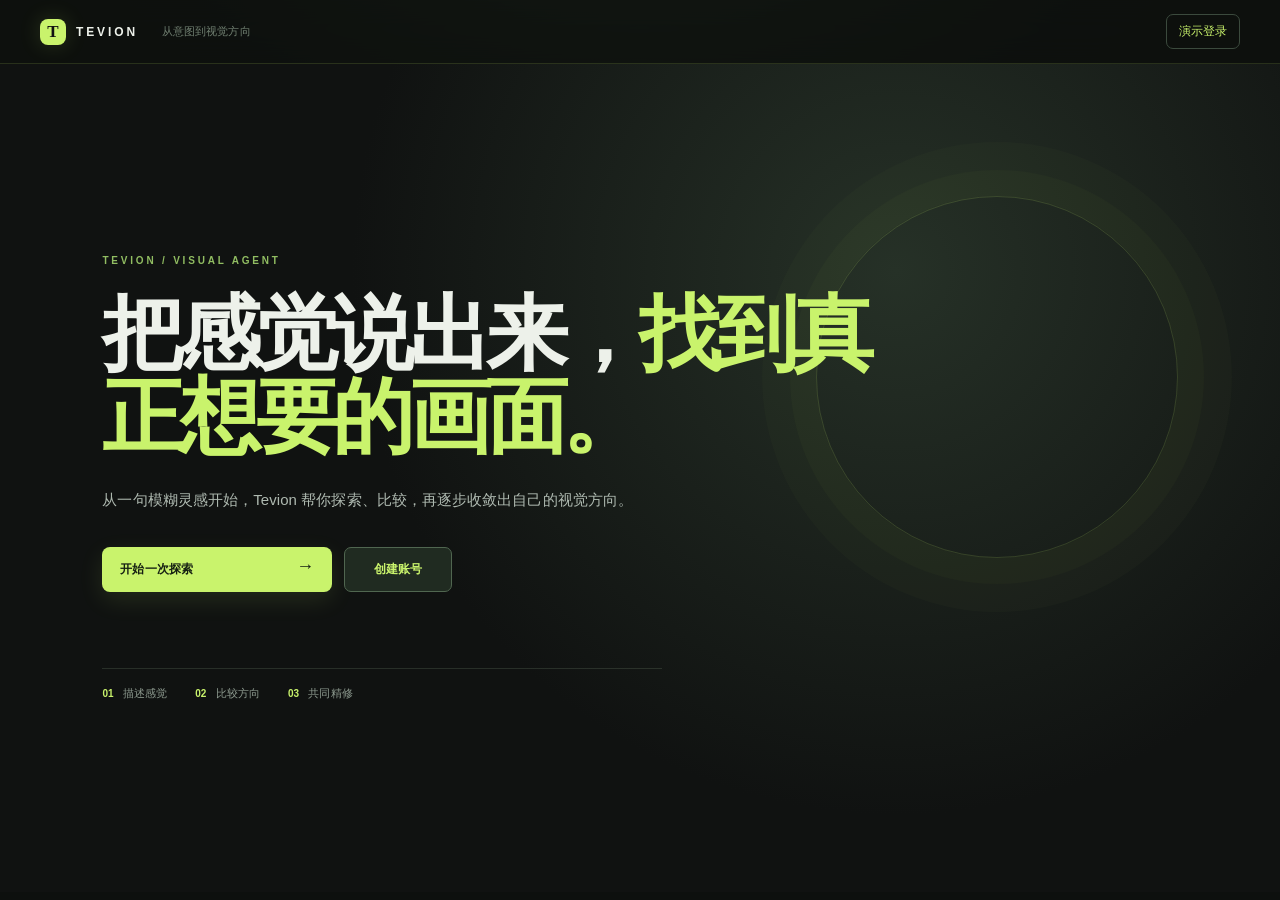
<file: apps/web/index.html>
<!doctype html>
<html lang="zh-CN">
<head>
  <meta charset="utf-8">
  <meta name="viewport" content="width=device-width, initial-scale=1">
  <title>Tevion - Visual Agent Workbench</title>
  <link rel="stylesheet" href="styles.css?v=20260922">
  <link rel="stylesheet" href="interactive.css?v=20260922-async-queue">
</head>
<body>
  <header class="topbar">
    <div class="brand"><span class="brand-mark">T</span><span>TEVION</span></div>
    <div class="topbar-meta"><span class="status-dot"></span> 视觉探索工作台 <span class="separator">/</span> 实时后端联调模式</div>
    <div class="topbar-actions">
      <div class="auth-area" id="authArea">
        <button class="ghost-button" id="loginBtn">演示登录</button>
        <details class="auth-chip account-menu" id="authChip" hidden>
          <summary class="account-summary" aria-label="打开账户菜单">
            <span class="account-avatar" id="authAvatar" aria-hidden="true">D</span>
            <span class="account-copy"><span id="authName">demo</span><span id="authPoints">余额 -- 点</span></span>
          </summary>
          <div class="account-menu-actions">
            <button class="account-menu-button" id="aestheticProfileBtn" type="button" aria-label="查看审美画像">查看审美画像</button>
            <button class="account-menu-button" id="profileBtn" type="button" aria-label="打开个人信息">个人信息</button>
            <button class="account-menu-button danger" id="logoutBtn" type="button" aria-label="退出登录">退出登录</button>
          </div>
        </details>
      </div>
      <button class="ghost-button" id="refreshPageBtn" type="button">刷新页面</button>
      <button class="ghost-button" id="projectsBtn">项目管理</button>
      <button class="ghost-button" id="adminBtn" hidden>后台管理</button>
      <button class="ghost-button" id="providerSettingsBtn">图片接口设置</button>
    </div>
  </header>

  <main id="landingView" class="entry-view" hidden>
    <div class="entry-shell">
      <div class="entry-kicker">TEVION / VISUAL AGENT</div>
      <h1>把感觉说出来，<em>找到真正想要的画面。</em></h1>
      <p class="entry-lede">从一句模糊灵感开始，Tevion 帮你探索、比较，再逐步收敛出自己的视觉方向。</p>
      <div class="entry-actions"><a class="primary-button" href="#login">开始一次探索 <span aria-hidden="true">→</span></a><a class="secondary-button" href="#register">创建账号</a></div>
      <div class="entry-proof"><span><strong>01</strong> 描述感觉</span><span><strong>02</strong> 比较方向</span><span><strong>03</strong> 共同精修</span></div>
    </div>
  </main>

  <main id="authView" class="auth-view" hidden>
    <section class="auth-card panel" aria-labelledby="authTitle">
      <a class="back-link" href="#">← 返回 Tevion</a>
      <div class="eyebrow">TEVION ACCOUNT</div>
      <h1 id="authTitle">欢迎回来</h1>
      <p id="authIntro" class="muted">登录后继续你的视觉探索。</p>
      <form id="authForm" novalidate>
        <label class="field-label" for="authEmail">邮箱</label>
        <input id="authEmail" name="email" type="email" autocomplete="email" required aria-describedby="authEmailError">
        <p id="authEmailError" class="field-error" role="alert"></p>
        <label class="field-label" for="authPassword">密码</label>
        <input id="authPassword" name="password" type="password" autocomplete="current-password" required minlength="8" aria-describedby="authPasswordError">
        <p id="authPasswordError" class="field-error" role="alert"></p>
        <label id="authConfirmLabel" class="field-label" for="authConfirm" hidden>确认密码</label>
        <input id="authConfirm" name="confirm" type="password" autocomplete="new-password" minlength="8" hidden aria-describedby="authConfirmError">
        <p id="authConfirmError" class="field-error" role="alert"></p>
        <p id="authMessage" class="auth-message" role="status" aria-live="polite"></p>
        <button id="authSubmit" class="primary-button auth-submit" type="submit">登录</button>
      </form>
      <p class="auth-switch"><span id="authSwitchText">还没有账号？</span> <a id="authSwitch" href="#register">创建账号</a></p>
      <button id="oidcBtn" class="secondary-button auth-alt" type="button" hidden>使用企业 OIDC 登录</button>
      <button id="devTokenBtn" class="text-button auth-dev" type="button">本地开发：使用 dev-token</button>
    </section>
  </main>

  <main id="projectsView" class="management-view" hidden>
    <section class="management-shell">
      <div class="section-heading"><div><div class="eyebrow">PROJECTS</div><h1>项目管理</h1><p class="muted">每个项目拥有独立的参考图、会话、任务和视觉记忆。</p></div><button class="primary-button" id="newProjectBtn" type="button">新建项目 <span aria-hidden="true">→</span></button></div>
      <div id="projectManagementStatus" class="management-status" role="status" aria-live="polite">正在加载项目…</div>
      <div id="projectManagementList" class="project-management-list"></div>
    </section>
  </main>

  <main id="newProjectView" class="management-view" hidden>
    <section class="management-shell narrow">
      <button class="back-link" id="backToProjectsBtn" type="button">← 返回项目管理</button>
      <div class="eyebrow">NEW PROJECT</div><h1>新建项目</h1><p class="muted">先建立一个独立空间，再进入执行页创建任务。</p>
      <form id="projectForm" class="standalone-project-form" novalidate>
        <label class="field-label" for="projectName">项目名称</label>
        <input id="projectName" type="text" maxlength="120" placeholder="例如：头像探索" aria-describedby="projectFormMessage" required>
        <label class="field-label" for="projectDescription">项目描述（可选）</label>
        <textarea id="projectDescription" rows="4" maxlength="2000" placeholder="这个项目准备创作什么？"></textarea>
        <p class="field-hint" id="projectFormMessage" role="status" aria-live="polite"></p>
        <div class="management-actions"><button class="secondary-button" id="cancelProjectBtn" type="button">取消</button><button class="primary-button" id="createProject" type="submit">创建项目并进入执行</button></div>
      </form>
    </section>
  </main>

  <main id="providerSettingsView" class="management-view" hidden>
    <section class="management-shell narrow">
      <button class="back-link" id="backFromProviderSettingsBtn" type="button">← 返回项目管理</button>
      <div class="eyebrow">IMAGE PROVIDER</div><h1>图片接口设置</h1>
      <p class="muted">配置会保存到后端服务器，API Key 不会写入浏览器。</p>
      <form id="providerSettingsForm" class="standalone-project-form" novalidate>
        <label class="field-label" for="providerBaseUrl">Base URL</label>
        <input id="providerBaseUrl" type="url" placeholder="https://api.example.com/v1" required>
        <label class="field-label" for="providerApiKey">API Key</label>
        <input id="providerApiKey" type="password" autocomplete="new-password" placeholder="输入后端服务 API Key" required>
        <label class="field-label" for="providerModel">模型</label>
        <input id="providerModel" type="text" value="gpt-image-2" required>
        <p class="field-hint" id="providerSettingsMessage" role="status" aria-live="polite"></p>
        <div class="management-actions"><button class="secondary-button" id="clearProviderSettingsBtn" type="button">清除配置</button><button class="primary-button" type="submit">保存并启用</button></div>
      </form>
    </section>
  </main>

  <dialog id="profileModal" class="credit-modal" aria-labelledby="profileModalTitle">
    <form id="profileForm" class="standalone-project-form">
      <div class="admin-form-heading"><div><div class="eyebrow">ACCOUNT PROFILE</div><h2 id="profileModalTitle">个人信息</h2></div><button type="button" class="modal-close" id="closeProfileModal" aria-label="关闭个人信息窗口">×</button></div>
      <label class="field-label" for="profileEmail">登录邮箱</label>
      <input id="profileEmail" type="email" readonly>
      <label class="field-label">账户余额</label>
      <div id="profileCredits" class="profile-credit-card" aria-live="polite">读取中…</div>
      <label class="field-label" for="profileDisplayName">显示名称</label>
      <input id="profileDisplayName" type="text" maxlength="120" placeholder="输入你希望显示的名称">
      <p id="profileMessage" class="field-hint" role="status" aria-live="polite"></p>
      <div class="modal-actions"><button type="button" class="secondary-button" id="cancelProfileModal">取消</button><button class="primary-button" type="submit">保存信息</button></div>
    </form>
  </dialog>

  <main id="adminView" class="management-view" hidden>
    <section class="management-shell narrow">
      <button class="back-link" id="backFromAdminBtn" type="button">← 返回项目管理</button>
      <div class="eyebrow">ADMIN CONSOLE</div><h1>后台管理</h1>
      <p class="muted">查看账户余额，选择用户分配点数。所有调整都会写入不可变账本。</p>
      <div id="adminStatus" class="management-status" role="status" aria-live="polite">正在检查管理员权限…</div>
      <section class="admin-user-section" aria-labelledby="adminUsersTitle">
        <div class="admin-section-heading"><div><div class="eyebrow">ACCESS CONTROL</div><h2 id="adminUsersTitle">管理员权限</h2></div><button type="button" class="secondary-button" id="newAdminUserBtn">新建用户</button></div>
        <p class="muted">当前版本只有 super admin；这里可以授予或收回管理员权限。</p>
        <div class="admin-table-wrap"><table class="admin-user-table"><thead><tr><th>用户</th><th>账户</th><th>权限</th><th>操作</th></tr></thead><tbody id="adminUserList"><tr><td colspan="4" class="muted">尚未加载用户。</td></tr></tbody></table></div>
      </section>
    </section>
    <dialog id="creditModal" class="credit-modal" aria-labelledby="creditModalTitle">
      <form id="adminCreditForm" class="standalone-project-form admin-credit-form">
        <div class="admin-form-heading"><div><div class="eyebrow">ALLOCATE POINTS</div><h2 id="creditModalTitle">分配点数</h2></div><button type="button" class="modal-close" id="closeCreditModal" aria-label="关闭分配点数窗口">×</button></div>
        <p id="adminSelectedUser" class="modal-user">未选择用户</p>
        <input id="adminUserId" type="hidden" required>
        <label class="field-label" for="adminPoints">点数变更</label>
        <input id="adminPoints" type="number" min="-1000000" max="1000000" required placeholder="增加填正数，扣除填负数">
        <p class="field-hint">输入正数充值，输入负数扣除。</p>
        <label class="field-label" for="adminReason">调整原因</label>
        <input id="adminReason" type="text" maxlength="255" required placeholder="例如：测试账户充值">
        <p id="adminCreditMessage" class="field-hint" role="status" aria-live="polite"></p>
        <div class="modal-actions"><button type="button" class="secondary-button" id="cancelCreditModal">取消</button><button class="primary-button" type="submit">确认调整</button></div>
      </form>
    </dialog>
    <dialog id="ledgerModal" class="credit-modal ledger-modal" aria-labelledby="ledgerModalTitle">
      <div class="admin-form-heading"><div><div class="eyebrow">CREDIT LEDGER</div><h2 id="ledgerModalTitle">点数流水</h2></div><button type="button" class="modal-close" id="closeLedgerModal" aria-label="关闭点数流水">×</button></div>
      <p id="ledgerModalUser" class="modal-user"></p>
      <div class="admin-table-wrap"><table class="admin-user-table"><thead><tr><th>时间</th><th>变更</th><th>类型</th><th>原因</th></tr></thead><tbody id="ledgerList"><tr><td colspan="4" class="muted">尚未加载。</td></tr></tbody></table></div>
    </dialog>
    <dialog id="newUserModal" class="credit-modal" aria-labelledby="newUserModalTitle">
      <form id="newUserForm" class="standalone-project-form">
        <div class="admin-form-heading"><div><div class="eyebrow">NEW ACCOUNT</div><h2 id="newUserModalTitle">新建用户</h2></div><button type="button" class="modal-close" id="closeNewUserModal" aria-label="关闭新建用户窗口">×</button></div>
        <label class="field-label" for="newUserEmail">邮箱</label>
        <input id="newUserEmail" type="email" autocomplete="email" required placeholder="name@example.com">
        <label class="field-label" for="newUserPassword">初始密码（可选）</label>
        <input id="newUserPassword" type="password" autocomplete="new-password" minlength="8" placeholder="留空则自动生成初始密码（只显示一次）">
        <label class="admin-check"><input id="newUserAdmin" type="checkbox"> 同时授予 super admin</label>
        <p id="newUserMessage" class="field-hint" role="status" aria-live="polite"></p>
        <div class="modal-actions"><button type="button" class="secondary-button" id="cancelNewUserModal">取消</button><button class="primary-button" type="submit">创建用户</button></div>
      </form>
    </dialog>
    <dialog id="passwordModal" class="credit-modal" aria-labelledby="passwordModalTitle">
      <form id="passwordForm" class="standalone-project-form">
        <div class="admin-form-heading"><div><div class="eyebrow">PASSWORD RESET</div><h2 id="passwordModalTitle">修改密码</h2></div><button type="button" class="modal-close" id="closePasswordModal" aria-label="关闭修改密码窗口">×</button></div>
        <p id="passwordUser" class="modal-user"></p>
        <input id="passwordUserId" type="hidden" required>
        <label class="field-label" for="adminNewPassword">新密码（可选）</label>
        <input id="adminNewPassword" type="password" autocomplete="new-password" minlength="8" placeholder="留空则自动生成并只显示一次">
        <label class="field-label" for="adminConfirmPassword">确认新密码</label>
        <input id="adminConfirmPassword" type="password" autocomplete="new-password" minlength="8" placeholder="再次输入新密码">
        <p id="passwordMessage" class="field-hint" role="status" aria-live="polite"></p>
        <div class="modal-actions"><button type="button" class="secondary-button" id="cancelPasswordModal">取消</button><button class="primary-button" type="submit">确认修改</button></div>
      </form>
    </dialog>
  </main>

  <main id="workbenchView" class="workspace" hidden>
    <aside class="sidebar panel">
      <div class="eyebrow">START WITH A FEELING</div>
      <h1>先说感觉，<br><em>再一起收敛。</em></h1>
      <div class="creation-panel" id="creationPanel">
        <div class="creation-panel-heading"><span class="field-label">本次执行</span><span class="muted">输入需求并设置输出</span></div>
        <label class="field-label" for="request">你想创作什么？</label>
        <textarea id="request" rows="5">我想要一组适合做社交头像的年轻男性肖像：气质干净、有电影感，看起来明确成年但保有少年感。</textarea>
      <details class="style-picker" id="stylePicker">
        <summary><span class="field-label">视觉方向</span><span class="style-summary" id="styleSummary">清爽自然、成年青春感</span><span class="style-toggle" aria-hidden="true">展开</span></summary>
        <div class="style-picker-body">
          <p class="field-hint">可多选，帮助 Agent 更准确地理解这一轮感觉。</p>
          <div class="chips" id="chips">
            <button type="button" class="chip active">清爽自然</button><button type="button" class="chip active">成年青春感</button><button type="button" class="chip">冷感电影</button><button type="button" class="chip">温柔文艺</button><button type="button" class="chip">运动阳光</button>
          </div>
        </div>
      </details>
      <div class="field-label row-label"><span>生成模式</span></div>
      <div class="mode-switch">
        <button class="mode active" data-mode="explore">探索</button>
        <button class="mode" data-mode="refine">精修</button>
      </div>
      <div class="project-picker" id="projectPicker" aria-live="polite">
        <div class="field-label row-label"><span>当前项目</span><span class="muted" id="projectStatus">登录后加载</span></div>
        <select id="projectSelect" class="history-select" disabled aria-label="选择当前项目"><option>暂无项目</option></select>
        <div class="project-picker-actions"><button class="secondary-button" id="manageProjectsBtn" type="button">管理项目</button><button class="text-button" id="workbenchNewProjectBtn" type="button">新建项目</button></div>
      </div>
      <div class="refine-upload" id="refineUpload">
        <div class="field-label upload-heading"><span>上传参考图</span><span class="muted">可多选</span></div>
        <input id="refineImageFile" type="file" accept="image/png,image/jpeg,image/webp" multiple aria-describedby="refineUploadNote refineUploadStatus">
        <label class="secondary-button file-picker-button" for="refineImageFile">选择图片（自动上传）</label>
        <button class="secondary-button upload-reference-button" id="refineUploadButton" type="button" disabled>重新上传所选图片</button>
        <p class="field-hint refine-upload-note" id="refineUploadNote">选择后会自动上传并绑定；上传后点击图片可放大，也可选择其中一张作为 Refine parent。</p>
        <p class="field-hint" id="refineUploadStatus" role="status" aria-live="polite"></p>
        <div id="referencePreview" class="reference-preview" hidden></div>
      </div>
      <div class="refine-context" id="refineContext" hidden aria-live="polite">
        <div class="refine-context-title">精修基于当前 selected parent</div>
        <p id="refineParentStatus">尚未选择候选图。</p>
        <div class="refine-scope"><span><strong>保留</strong> 已选择候选的主体、光影与整体感觉</span><span><strong>修改</strong> 你在左侧输入的内容与视觉方向</span></div>
        <p class="field-hint refine-upload-note" id="refineContextNote">当前仅支持选择本次生成或项目历史中的候选图；上传本地图片的后端接口尚未提供。</p>
      </div>
      <div class="form-grid">
        <div><label class="field-label">比例</label><select id="ratio" aria-describedby="ratioHint"><option value="4:5">4:5 人像 · 1024×1280</option><option value="1:1">1:1 方形 · 1024×1024</option><option value="9:16">9:16 竖屏 · 1024×1792</option><option value="3:4">3:4 人像 · 768×1024</option><option value="2:3">2:3 人像 · 683×1024</option><option value="3:2">3:2 横图 · 1024×683</option><option value="16:9">16:9 横屏 · 1024×576</option><option value="21:9">21:9 超宽 · 1024×439</option><option value="5:4">5:4 横图 · 1024×819</option><option value="4:3">4:3 横图 · 1024×768</option><option value="2:1">2:1 横幅 · 1024×512</option><option value="1:2">1:2 竖幅 · 512×1024</option><option value="1:3">1:3 长竖幅 · 341×1024</option></select><p class="field-hint" id="ratioHint">尺寸会随比例传给生成任务，便于预览构图。</p></div>
        <div><label class="field-label" for="count">候选数量</label><select id="count" aria-describedby="countHint"><option value="4">4 张</option><option value="2">2 张</option><option value="1">1 张</option></select><p class="field-hint" id="countHint">探索模式可比较多张候选；切换到精修会默认 1 张。</p></div>
      </div>
      <button class="primary-button" id="generate" aria-describedby="loginHint">生成视觉方案 <span aria-hidden="true">→</span></button>
      <p class="credit-estimate" id="creditEstimate">本次预计消耗 10 点，生成失败会自动释放。</p>
        <p class="privacy-note" id="loginHint">未登录：生成前请先完成「演示登录」。</p>
      </div>
    </aside>

    <section class="center-column">
      <div class="section-heading">
        <div><div class="eyebrow">AGENT DIRECTOR</div><h2>我这样理解你的感觉</h2></div>
        <span class="live-pill" id="agentState" role="status" aria-live="polite"><span class="status-dot" aria-hidden="true"></span> 已准备</span>
      </div>
      <div class="understanding panel">
        <div class="interpretation"><span class="quote-mark">“</span><p id="interpretText">我会先解析你的文字与视觉标签，把感觉拆成可以比较的方向：主体、光影、镜头与色彩，再生成一组差异化的候选。真实理解 Agent 后续接入，当前为完整生成流程。</p></div>
        <div class="request-echo" id="requestEcho" hidden></div>
        <div class="adopted-memory" id="adoptedMemory" hidden aria-live="polite"></div>
        <div class="checkpoint"><span class="checkpoint-icon">✓</span><span id="checkpointText">填写左侧需求后点击「生成视觉方案」，Agent 会创建任务并真实生成候选图片。</span></div>
      </div>
      <div class="section-heading results-heading">
        <div><div class="eyebrow">CANDIDATE DIRECTIONS</div><h2 id="resultsTitle">先从几种感觉里选一个方向</h2></div>
        <span class="muted" id="resultsMeta">等待生成</span>
      </div>
      <section class="async-task-queue" id="asyncTaskQueue" aria-live="polite" aria-busy="false" hidden>
        <div class="async-task-queue-heading">
          <div><div class="eyebrow">BACKGROUND GENERATION</div><strong>后台任务</strong></div>
          <span id="asyncTaskQueueCount">0 个进行中</span>
        </div>
        <div class="async-task-queue-list" id="asyncTaskQueueList"></div>
      </section>
      <div class="empty-results panel" id="results" aria-live="polite" aria-busy="false">
        <div class="empty-orbit"></div>
        <h3>你的视觉候选会出现在这里</h3>
        <p>Agent 会先探索差异，再根据你的选择逐步收敛。</p>
        <button class="secondary-button" id="loginCta" hidden>先演示登录，再开始生成</button>
      </div>
      <section class="execution-history" id="executionHistory" aria-live="polite" aria-busy="false">
        <div class="execution-history-heading">
          <div><div class="eyebrow">PAST EXECUTIONS</div><h2>历史执行</h2></div>
          <span class="history-count" id="executionHistoryCount">按时间倒序</span>
        </div>
        <p class="history-feed-status muted" id="executionHistoryStatus">登录并选择项目后，这里会显示之前的执行结果。</p>
        <div class="execution-history-list" id="executionHistoryList"></div>
        <div class="execution-history-pagination" id="executionHistoryPagination" hidden aria-label="历史执行分页"></div>
      </section>
    </section>

    <aside class="right-column panel">
      <div class="context-heading">
        <div><div class="eyebrow">PROJECT CONTEXT</div><h2>项目上下文</h2></div>
        <span class="context-hint">按需展开</span>
      </div>
      <section class="context-primary" id="contextPrimary">
        <div class="eyebrow">VISUAL MEMORY</div>
        <h3>Agent 对你的理解</h3>
        <p class="muted intro">项目级记忆 · 基于最近 12 次反馈 · 保存在 Tevion 数据库</p>
      <div id="memoryStatus" class="memory-status" role="status" aria-live="polite">生成任务后加载你的可解释视觉记忆。</div>
      <div id="memoryList" class="memory-list" aria-live="polite"><p class="muted">暂无可见记忆。</p></div>
      <div class="memory-footer"><span class="memory-pulse"></span><p>每条记忆都保留来源与证据，可编辑、停用或删除。<br><button class="text-button" id="memoryBtn">查看 / 刷新项目记忆 →</button></p></div>
      </section>
      <details class="context-section" id="historyPanel">
        <summary><span><strong>项目历史</strong></span><span class="context-toggle">展开</span></summary>
        <div class="context-section-body" aria-live="polite">
        <p class="muted intro" id="historyStatus">登录后加载项目、会话与版本。</p>
        <label class="field-label" for="historyProject">当前项目</label>
        <select id="historyProject" class="history-select" disabled><option>暂无项目</option></select>
        <label class="field-label history-session-label" for="historySession">当前会话</label>
        <select id="historySession" class="history-select" disabled><option>暂无会话</option></select>
        <div id="historyVersions" class="history-list"><p class="muted">选择项目和会话后查看历史版本。</p></div>
        </div>
      </details>
      <details class="context-section" id="taskCenter">
        <summary><span><strong>任务中心</strong></span><span class="context-toggle">展开</span></summary>
        <div class="context-section-body" aria-live="polite" aria-busy="false">
        <div class="task-center-heading"><div><p class="muted intro" id="taskCenterStatus">选择项目后加载任务历史。</p></div><button class="text-button" id="taskCenterRetry" type="button" hidden>重新加载 →</button></div>
        <div id="taskList" class="task-list"><p class="muted">暂无任务。</p></div>
        <div id="taskPagination" class="task-pagination" hidden aria-label="任务历史分页"></div>
        </div>
      </details>
      <section class="metrics-panel context-section" id="metricsSummary" aria-live="polite" aria-busy="false">
        <div class="context-section-heading"><h3>产品指标摘要</h3></div>
        <p class="muted intro" id="metricsStatus">登录后加载当前账号指标。</p>
        <div class="metrics-grid" id="metricsGrid"></div>
      </section>
    </aside>
</main>

  <div class="toast" id="toast" hidden></div>
  <script>
    window.TEVION_OIDC_CONFIG = window.TEVION_OIDC_CONFIG || null;
  </script>
  <script src="app.js?v=20260922-async-queue"></script>
</body>
</html>
</file>
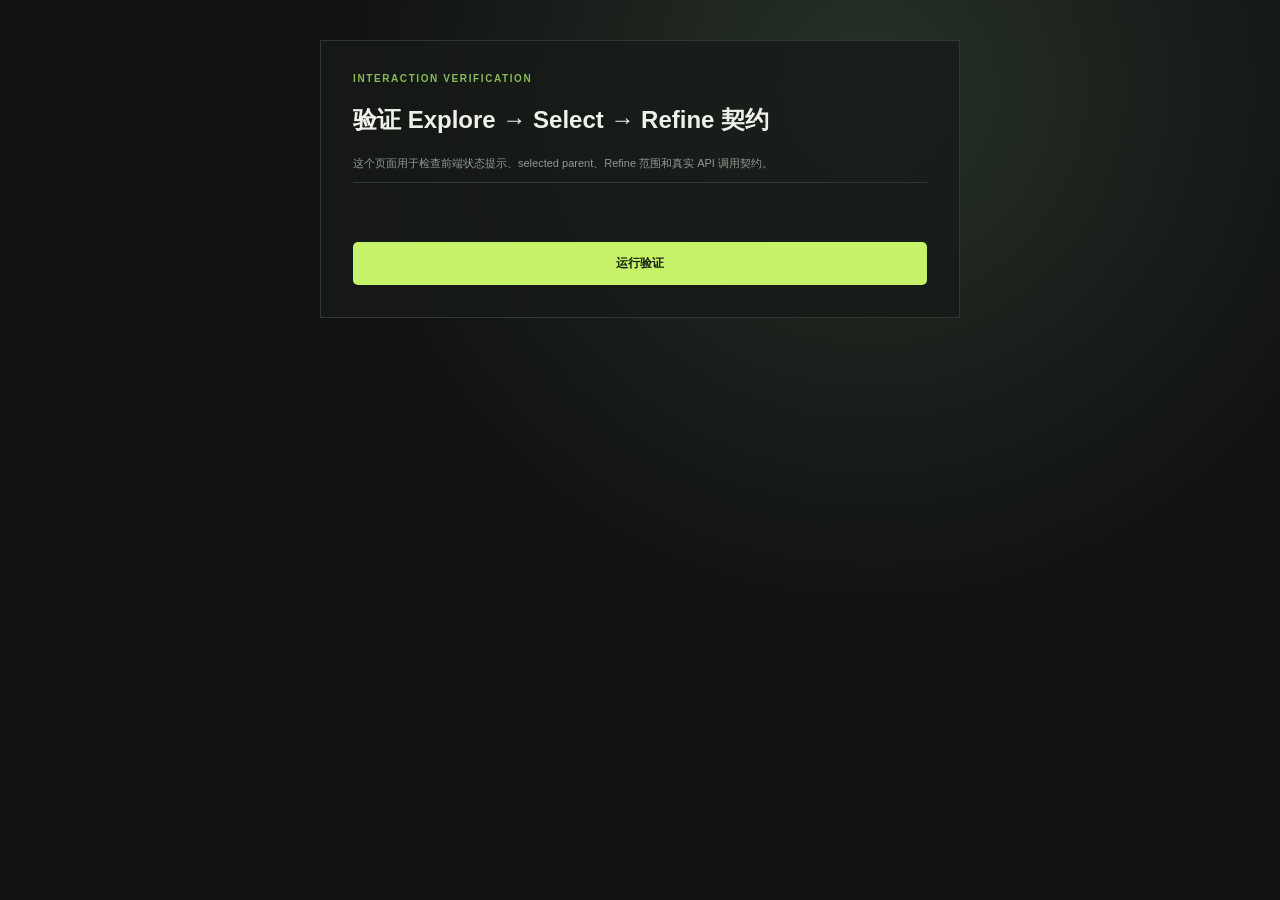
<file: apps/web/verification.html>
<!doctype html>
<html lang="zh-CN">
<head>
  <meta charset="utf-8">
  <meta name="viewport" content="width=device-width, initial-scale=1">
  <title>Tevion frontend interaction verification</title>
  <link rel="stylesheet" href="styles.css">
</head>
<body>
  <main class="workspace" style="display:block;max-width:720px;padding:40px">
    <section class="panel" style="padding:32px">
      <div class="eyebrow">INTERACTION VERIFICATION</div>
      <h1>验证 Explore → Select → Refine 契约</h1>
      <p class="muted">这个页面用于检查前端状态提示、selected parent、Refine 范围和真实 API 调用契约。</p>
      <div id="checks" class="memory-block"></div>
      <button class="primary-button" id="run-checks">运行验证</button>
    </section>
  </main>
  <div hidden>
    <button id="generate"></button><button id="loginBtn"></button><button id="logoutBtn"></button><button id="createProject"></button><form id="projectForm"></form><input id="projectName"><textarea id="projectDescription"></textarea><p id="projectFormMessage"></p><select id="projectSelect"></select><span id="projectStatus"></span>
    <button id="generate"></button><button id="loginBtn"></button><button id="logoutBtn"></button>
    <div id="toast"></div><div id="agentState"></div><div id="checkpointText"></div><h2 id="resultsTitle"></h2><span id="resultsMeta"></span>
    <button id="memoryBtn"></button><button id="profileBtn"></button>
    <div id="memoryStatus"></div><div id="memoryList"></div>
    <div id="authChip"></div><p id="loginHint"></p><select id="ratio"><option>4:5</option><option>1:1</option><option>9:16</option><option>3:4</option><option>2:3</option><option>3:2</option><option>16:9</option><option>21:9</option><option>5:4</option><option>4:3</option><option>2:1</option><option>1:2</option><option>1:3</option></select><p id="ratioHint">尺寸</p><div id="results"></div>
    <div id="historyPanel"><p id="historyStatus"></p><select id="historyProject" class="history-select"></select><select id="historySession" class="history-select"></select><div id="historyVersions"></div></div>
    <div id="taskCenter"><p id="taskCenterStatus"></p><button id="taskCenterRetry" hidden></button><div id="taskList"></div></div>
    <div id="asyncTaskQueue" hidden><span id="asyncTaskQueueCount"></span><div id="asyncTaskQueueList"></div></div>
    <div class="mode-switch"><button class="mode active" data-mode="explore">探索</button><button class="mode" data-mode="refine">精修</button></div><div id="refineContext" hidden><p id="refineParentStatus"></p></div><select id="count"><option value="4">4 张</option><option value="2">2 张</option><option value="1">1 张</option></select><p id="countHint"></p>
    <section id="metricsSummary"><p id="metricsStatus"></p><div id="metricsGrid"></div></section>
  </div>
  <script src="app.js"></script>
  <script>
    const checks = [];
    const record = (name, ok) => checks.push({name, ok});
    const renderChecks = () => {
      document.getElementById('checks').innerHTML = checks.map(c => `<p>${c.ok ? '✓' : '✗'} ${c.name}</p>`).join('');
    };
    document.getElementById('run-checks').addEventListener('click', async () => {
      checks.length = 0;
      const historyIds = ['historyPanel', 'historyStatus', 'historyProject', 'historySession', 'historyVersions'];
      record('项目历史面板 DOM 完整', historyIds.every(id => Boolean(document.getElementById(id))));
      record('项目与会话选择控件属于历史面板',
        document.getElementById('historyProject')?.closest('#historyPanel') === document.getElementById('historyPanel') &&
        document.getElementById('historySession')?.closest('#historyPanel') === document.getElementById('historyPanel'));
      record('metrics summary DOM 完整',
        ['metricsSummary', 'metricsStatus', 'metricsGrid'].every(id => Boolean(document.getElementById(id))));
      try {
        const source = await fetch('app.js?issue105=' + Date.now()).then(response => {
          if (!response.ok) throw new Error('app.js HTTP ' + response.status);
          return response.text();
        });
        const pageSource = await fetch('index.html?verification=' + Date.now()).then(response => {
          if (!response.ok) throw new Error('index.html HTTP ' + response.status);
          return response.text();
        });
        const page = new DOMParser().parseFromString(pageSource, 'text/html');
        const has = pattern => pattern.test(source);
        record('验证基于真实 index.html，而非隐藏测试 DOM',
          Boolean(page.getElementById('projectPicker')) && Boolean(page.getElementById('authForm')));
        record('token helpers 使用 sessionStorage',
          has(/function getToken\(\)\s*\{[^}]*sessionStorage\.getItem\(TOKEN_KEY\)/s) &&
          has(/function setToken\(t\)\s*\{[^}]*sessionStorage\.setItem\(TOKEN_KEY,\s*t\)/s) &&
          has(/function clearToken\(\)\s*\{[^}]*sessionStorage\.removeItem\(TOKEN_KEY\)/s) &&
          !has(/localStorage\.(getItem|setItem|removeItem)\(TOKEN_KEY/));
        record('历史查询包含三个真实 endpoint',
          has(/api\(\s*['"]\/projects['"]\s*\)/) &&
          has(/api\(\s*['"]\/projects\/['"]\s*\+\s*encodeURIComponent\(projectId\)\s*\+\s*['"]\/sessions['"]\s*\)/) &&
          has(/api\(\s*['"]\/sessions\/['"]\s*\+\s*encodeURIComponent\(sessionId\)\s*\+\s*['"]\/versions['"]\s*\)/));
        const projectCall = source.indexOf("api('/projects')");
        const sessionCall = source.indexOf("api('/projects/' + encodeURIComponent(projectId) + '/sessions')");
        const versionCall = source.indexOf("api('/sessions/' + encodeURIComponent(sessionId) + '/versions')");
        const projectToSession = source.indexOf('await loadHistorySessions(historyProjects[0].id)');
        const sessionToVersion = source.indexOf('await loadHistoryVersions(historySessions[0].id)');
        record('历史查询按项目→会话→版本顺序串联',
          projectCall >= 0 && sessionCall >= 0 && versionCall >= 0 &&
          /function loadProjectHistory\(\)[\s\S]*await loadHistorySessions\(historyProjects\[0\]\.id\)/.test(source) &&
          /function loadHistorySessions\(projectId\)[\s\S]*await loadHistoryVersions\(historySessions\[0\]\.id\)/.test(source));
        record('历史查询使用统一 token helper', has(/function loadProjectHistory\(\)[\s\S]*getToken\(\)/));
        record('metrics 使用真实 GET endpoint 与 token helper',
          has(/function loadMetrics\(\)/) && has(/const endpoint = projectId \? ['"]\/metrics\?project_id=/) && has(/api\(endpoint\)/) &&
          has(/function loadMetrics\(\)[\s\S]*getToken\(\)/));
        record('metrics 覆盖 loading、empty、error、401 与核心指标展示',
          has(/正在加载产品指标/) && has(/暂无可用产品指标/) && has(/产品指标读取失败/) &&
          has(/401/) && has(/generation_completion_rate/) && has(/candidate_selection_rate/) &&
          has(/feedback_completion_rate/) && has(/explore_to_refine_rate/) &&
          has(/average_generation_rounds/) && has(/latency_ms/) && has(/cost/));
        record('登录态刷新时加载 metrics', has(/function refreshLoginUI\(\)[\s\S]*loadMetrics\(\)/));
        record('历史版本展示 parent_image_id lineage', has(/version\.parent_image_id/) && has(/history-parent/));
        record('历史接口失败提供可恢复提示',
          has(/历史版本读取失败：[\s\S]*可重新选择会话重试/) &&
          has(/会话读取失败：[\s\S]*可重新选择项目重试/) &&
          has(/项目历史读取失败：[\s\S]*后端接口就绪后可重试/));
        record('任务中心 DOM 与项目任务 endpoint 契约完整',
          ['taskCenter', 'taskCenterStatus', 'taskCenterRetry', 'taskList'].every(id => Boolean(document.getElementById(id))) &&
          has(/function loadProjectTasks\(projectId/) && has(/\/projects\/['"] \+ encodeURIComponent\(projectId\) \+ ['"]\/tasks/));
        record('任务中心覆盖 loading、empty、error 与状态卡',
          has(/正在加载任务历史/) && has(/当前项目暂无任务/) && has(/任务列表读取失败/) &&
          has(/generating/) && has(/completed/) && has(/failed/) && has(/unknown/));
      record('任务中心入口按状态提供继续查询、重试、查看与 Refine',
        has(/继续查询/) && has(/重试生成/) && has(/查看结果/) && has(/进入 Refine/) &&
        has(/function continueTaskFromCenter\(/) && has(/function retryTaskFromCenter\(/));
      record('异步生成使用紧凑后台队列，不重复占用历史卡片',
        document.getElementById('asyncTaskQueue') && document.getElementById('asyncTaskQueueList') &&
        has(/let pendingAsyncTasks = new Map\(\)/) && has(/function renderAsyncTaskQueue\(/) &&
        has(/!activeIds\.has\(item\.task_id\)/));
      record('异步提交后释放生成按钮，允许继续创建下一轮',
        has(/pendingAsyncTasks\.set\(submittedTask\.task_id/) &&
        has(/currentTask = null/) && has(/setBusy\(false\)/) &&
        has(/可继续创建下一轮/));
      record('多个异步任务完成时不会覆盖更新中的当前结果',
        has(/!currentTask && pendingAsyncTasks\.size === 0/) &&
        has(/后台任务 .* 已完成，结果已更新到历史执行/));
      record('项目切换刷新任务中心',
          has(/function handleProjectChange\(/) && has(/loadProjectTasks\(projectId\)/) &&
          has(/projectSelect.*handleProjectChange/s));
        record('工作台状态与候选操作具备可访问性契约',
          has(/aria-live/) && has(/aria-busy/) &&
          has(/aria-label=.*选择候选/) && has(/aria-label=.*拒绝候选/));
        const returnedImageUrl = 'fixture://returned-image-1';
        currentTask = { output_count: 3 };
        renderLoading(1, '验证生成等待区', '仅显示等待占位，不代表任何图片已生成。');
        const placeholders = document.querySelectorAll('[data-generation-placeholder="true"]');
        record('多图生成逐卡片占位不伪造图片进度', placeholders.length === 3 &&
          Array.from(placeholders).every(card => !card.querySelector('img') && card.textContent.includes('等待真实图片')));
        renderResults([{ id: 'fixture-image-1', url: returnedImageUrl, width: 1, height: 1 }], {
          requested_output_count: 3, actual_output_count: 1, output_shortfall: 2, output_completeness: 'partial'
        });
        record('真实返回图片替换等待占位', document.querySelectorAll('[data-generation-placeholder="true"]').length === 0 &&
          document.querySelector('#results .candidate img')?.getAttribute('src') === returnedImageUrl);
        const pollBody = source.match(/async function pollTaskUntilComplete\([\s\S]*?\n}\n\nasync function trackAsyncGeneration/)?.[0] || '';
        record('生成任务仅在 generating/unknown 时有界轮询详情',
          has(/GENERATION_POLL_INTERVAL_MS/) && has(/GENERATION_POLL_TIMEOUT_MS/) &&
          has(/async function pollTaskUntilComplete\(/) &&
          pollBody.includes("['generating', 'unknown']") &&
          pollBody.includes("api('/tasks/'") && !pollBody.includes("api('/tasks',"));
        record('查询超时或断开提供继续查询/恢复任务操作',
          has(/function renderRecoverableTask\(/) && has(/继续查询\/恢复任务/) &&
          has(/function resumeTaskQuery\(\)/) && has(/recoveryRequired/) &&
          has(/不声明 durable worker/));
        record('历史面板失败状态提供显式重试入口', has(/historyRetry/) && has(/loadProjectHistory\(\)/));
        record('选择候选后明确渲染 selected parent',
          has(/function renderSelectedParent\(\)/) && has(/id = 'selectedParent'/) && has(/selected parent/));
        record('Visual Memory 面板具备可解释字段与编辑控件',
          document.getElementById('memoryList') && document.getElementById('memoryStatus') &&
          has(/scope/) && has(/source/) && has(/confidence/) && has(/evidence_count/) &&
          has(/evidence_ids/) && has(/status/) && has(/memoryList/) &&
          has(/data-edit/) && has(/data-disable/) && has(/data-delete/));
        record('Visual Memory 使用真实读写 API 契约',
          has(/\/preferences\?scope=project&task_id=/) &&
          has(/\/preferences\/\$\{encodeURIComponent\(id\)\}/) &&
          has(/method = action === 'delete'/) && has(/'PATCH'/) && has(/'POST'/) && has(/'DELETE'/) &&
          has(/\/disable/));
        record('Visual Memory 提供加载、权限、错误与 stale readback 状态',
          has(/正在加载视觉记忆/) && has(/无权限/) && has(/记忆读取失败/) && has(/stale/) &&
          has(/refreshVisualMemory/));
        record('切换 Refine 显示 parent 与保留项/修改项',
          has(/function renderRefineContext\(\)/) && has(/refineContext/) && has(/refineParentStatus/) &&
          has(/保留/) && has(/修改/) && has(/parent_version_id/));
        record('Refine 无 parent 时给出图生图入口提示并默认 1 张',
          has(/尚未选择 selected parent/) && has(/function syncRefineControls\(\)/) &&
          has(/count\.value = '1'/) && has(/精修默认生成 1 张/) &&
          document.getElementById('countHint'));
        record('Refine 本地上传使用约定 multipart API 并绑定 parent_version_id',
          has(/new FormData\(\)/) && has(/form\.append\(['"]file['"]/) &&
          has(/\/projects\/['"] \+ encodeURIComponent\(projectId\) \+ ['"]\/reference-images/) &&
          has(/method: ['"]POST['"]/) && has(/parent_version_id/) &&
          has(/HTTP 404/) && has(/HTTP 413/) && has(/HTTP 415/));
        record('Refine 创建任务保留 parent_version_id API body 契约',
          has(/mode: currentTask\.mode/) && has(/parent_version_id: currentTask\.parent_version_id/) &&
          has(/api\(['"]\/tasks['"]/));
        record('ratio 提供 13 种选项与尺寸说明',
          document.querySelectorAll('#ratio option').length === 13 &&
          document.getElementById('ratioHint')?.textContent.includes('尺寸'));
        record('候选图片具备 lightbox 触发与键盘可访问性',
          has(/function openLightbox\(/) && has(/data-lightbox/) && has(/type="button"/) &&
          has(/aria-label=.*大图预览/) && has(/\.focus\(\)/));
        record('关闭大图预览可通过 hidden 正常隐藏',
          has(/overlay\.hidden = false/) && has(/overlay\.hidden = true/) &&
          !has(/overlay\.style\.cssText/));
        record('项目历史 select 使用 Tevion 视觉统一类',
          document.getElementById('historyProject')?.classList.contains('history-select') &&
          document.getElementById('historySession')?.classList.contains('history-select'));
        record('项目管理具备新建、列表、切换与 session 持久化契约',
          ['projectPicker','projectSelect','projectForm','projectName','projectDescription','createProject'].every(id => Boolean(page.getElementById(id))) &&
          has(/function loadProjects\(\)/) && has(/function createProject\(/) && has(/sessionStorage\.setItem\(PROJECT_KEY/));
        record('创建任务携带当前 project_id', has(/project_id: getProjectId\(\) \|\| null/) && has(/function getProjectId\(\)/));
        record('结果展示 requested actual 数量与短缺解释',
          has(/requested_output_count/) && has(/actual_output_count/) && has(/output_completeness/) &&
          has(/output_shortfall/) && has(/请求.*实际|实际.*请求/));
        record('产品入口路由覆盖 landing、login、register、workbench',
          has(/function routeTo\(/) && has(/landing/) && has(/login/) && has(/register/) && has(/workbench/) &&
          has(/location\.hash/));
        record('注册登录表单使用真实 auth contract 且成功保存 token',
          has(/api\(['"]\/auth\/['"] \+ authMode/) && has(/authMode = route/) && has(/access_token/) &&
          has(/password/) && has(/setToken\(/) && has(/sessionStorage/) &&
          !has(/localStorage\.(getItem|setItem|removeItem).*TOKEN_KEY/s));
        record('认证错误提供重复账号与通用登录提示',
          has(/账号已存在/) && has(/登录失败，请检查邮箱和密码/));
        record('认证输入校验与键盘可访问性',
          page.querySelector('#authEmail[type="email"][required]') &&
          page.querySelector('#authPassword[type="password"][required][minlength="8"]') &&
          page.querySelector('#authMessage[aria-live]') &&
          page.querySelector('label[for="authEmail"]') && page.querySelector('label[for="authPassword"]'));
        record('认证入口不持久化 password、hash 或 Authorization',
          !has(/sessionStorage\.setItem\([^)]*password/i) && !has(/password_hash/i) &&
          !has(/sessionStorage\.setItem\([^)]*Authorization/i));
      } catch (error) {
        record('可读取 app.js focused 契约', false);
      }
      renderChecks();
    });
  </script>
</body>
</html>
</file>
<file: apps/web/styles.css>
:root{--bg:#101211;--panel:#171a18;--panel2:#1c211e;--line:#303832;--ink:#edf1ea;--muted:#8f9a91;--accent:#c7f36b;--accent2:#88b95a;--serif:Georgia,'Times New Roman',serif;--sans:ui-sans-serif,-apple-system,BlinkMacSystemFont,'Segoe UI',sans-serif}*{box-sizing:border-box}body{margin:0;background:radial-gradient(circle at 68% 10%,#263127 0,#101211 33rem),var(--bg);color:var(--ink);font-family:var(--sans);min-height:100vh}.topbar{height:72px;border-bottom:1px solid var(--line);display:flex;align-items:center;padding:0 34px;gap:24px}.brand{display:flex;align-items:center;gap:10px;font-size:13px;letter-spacing:.2em;font-weight:700}.brand-mark{display:grid;place-items:center;background:var(--accent);color:#111;width:24px;height:24px;border-radius:7px;font-family:var(--serif);font-size:17px;font-weight:700;letter-spacing:0}.topbar-meta{font-size:12px;color:var(--muted);flex:1}.separator{color:#4d594f;margin:0 9px}.status-dot{display:inline-block;width:7px;height:7px;border-radius:50%;background:var(--accent);box-shadow:0 0 12px #b9ed69}.ghost-button,.text-button{color:var(--accent);background:transparent;border:0;font-size:12px;cursor:pointer}.ghost-button{border:1px solid #455344;padding:9px 13px;border-radius:5px}.workspace{display:grid;grid-template-columns:310px minmax(500px,1fr) 290px;gap:1px;max-width:1500px;margin:0 auto;min-height:calc(100vh - 72px)}.panel{background:rgba(23,26,24,.78);border:1px solid var(--line)}.sidebar{padding:34px 26px;border-top:0}.center-column{padding:34px 38px}.right-column{padding:34px 26px;border-top:0;border-bottom:0}.eyebrow{color:var(--accent2);font-size:10px;letter-spacing:.16em;font-weight:700;margin-bottom:14px}.sidebar h1{font-family:var(--serif);font-weight:400;font-size:29px;line-height:1.18;margin:0 0 34px}.sidebar h1 em{color:var(--accent);font-style:normal}.field-label{display:block;color:#c3cdc4;font-size:11px;margin:0 0 9px}.muted{color:var(--muted);font-size:11px}.row-label{display:flex;justify-content:space-between;align-items:center;margin-top:24px}.sidebar textarea,.sidebar select{width:100%;background:#101311;border:1px solid #3a453b;color:var(--ink);border-radius:5px;padding:12px;font:13px/1.55 var(--sans);resize:vertical;outline:none}.sidebar textarea:focus{border-color:var(--accent2)}.chips{display:flex;flex-wrap:wrap;gap:7px}.chip,.mode{background:#202720;border:1px solid #354035;color:#acb8ad;border-radius:100px;padding:7px 10px;font-size:11px;cursor:pointer}.chip.active,.mode.active{background:#d4f87d;color:#172013;border-color:var(--accent)}.mode-switch{display:flex;background:#101311;border:1px solid #303a31;border-radius:5px;padding:3px;gap:3px}.mode{border:0;border-radius:3px;flex:1}.form-grid{display:grid;grid-template-columns:1fr 1fr;gap:10px;margin-top:20px}.primary-button,.secondary-button,.small-button{cursor:pointer;border-radius:5px;font-weight:700;font-size:12px}.primary-button{width:100%;margin-top:25px;padding:13px;background:var(--accent);color:#162013;border:0}.primary-button span{float:right;font-size:18px;line-height:11px}.privacy-note{color:#687269;font-size:10px;line-height:1.5;margin-top:15px}.section-heading{display:flex;align-items:end;justify-content:space-between;margin-bottom:16px}.section-heading h2,.right-column h2{font-size:19px;font-weight:500;margin:0}.live-pill{font-size:10px;color:var(--accent);border:1px solid #40533d;border-radius:100px;padding:6px 9px}.live-pill .status-dot{margin-right:6px}.understanding{padding:23px;margin-bottom:48px}.interpretation{display:flex;gap:16px;max-width:700px}.quote-mark{font-family:var(--serif);font-size:54px;color:var(--accent);line-height:30px}.interpretation p{font-family:var(--serif);font-size:18px;line-height:1.45;color:#d9dfd7;margin:0}.interpretation strong{color:var(--accent);font-weight:400}.attribute-grid{display:grid;grid-template-columns:repeat(4,1fr);border-top:1px solid var(--line);border-bottom:1px solid var(--line);margin-top:23px}.attribute-grid div{padding:15px 12px;border-right:1px solid var(--line)}.attribute-grid div:first-child{padding-left:0}.attribute-grid div:last-child{border:0}.attribute-grid span{display:block;color:var(--muted);font-size:10px;margin-bottom:7px}.attribute-grid strong{font-size:11px;font-weight:500}.checkpoint{display:flex;align-items:center;gap:10px;padding-top:18px;color:#bac4bb;font-size:11px}.checkpoint-icon{width:17px;height:17px;display:grid;place-items:center;border-radius:50%;background:var(--accent);color:#192117;font-weight:700}.small-button{margin-left:auto;padding:7px 9px;background:transparent;color:#b9c4ba;border:1px solid #3a473b}.results-heading{margin-bottom:14px}.empty-results{min-height:290px;display:grid;place-items:center;align-content:center;text-align:center;border-style:dashed}.empty-results h3{font-family:var(--serif);font-size:21px;font-weight:400;margin:16px 0 8px}.empty-results p{color:var(--muted);font-size:12px;margin:0 0 20px}.empty-orbit{width:55px;height:55px;border:1px solid #52664d;border-radius:50%;position:relative}.empty-orbit:after{content:'';position:absolute;width:7px;height:7px;background:var(--accent);border-radius:50%;top:-4px;left:24px;box-shadow:0 0 18px var(--accent)}.secondary-button{background:#222b22;border:1px solid #52634e;color:var(--accent);padding:10px 13px}.right-column h2{font-family:var(--serif);font-size:24px}.intro{margin:8px 0 28px}.memory-block{padding:17px 0;border-top:1px solid var(--line)}.memory-title{display:flex;justify-content:space-between;font-size:11px;color:#d0d9d0;margin-bottom:13px}.confidence{font-size:9px;color:var(--accent2);text-transform:uppercase;letter-spacing:.08em}.confidence.low{color:#b39b64}.memory-tags{display:flex;flex-wrap:wrap;gap:7px}.memory-tags span{font-size:10px;border:1px solid #3d4d3d;color:#aab8a8;padding:6px 8px;border-radius:3px}.dim .memory-tags span{color:#788379;border-color:#303a31}.memory-footer{border-top:1px solid var(--line);margin-top:34px;padding-top:18px;display:flex;gap:10px;color:var(--muted);font-size:10px;line-height:1.6}.memory-pulse{width:8px;height:8px;border-radius:50%;background:var(--accent);margin-top:4px;flex:none}.generation-placeholders{margin-top:24px}.candidate-placeholder{pointer-events:none}.placeholder-wrap{display:grid;place-items:center;overflow:hidden;position:relative}.placeholder-wrap::after{content:'';position:absolute;inset:0;background:linear-gradient(110deg,transparent 30%,rgba(199,243,107,.12) 45%,transparent 60%);background-size:200% 100%;animation:placeholder-shimmer 2.4s ease-in-out infinite}.placeholder-label{position:relative;z-index:1;text-align:center;color:var(--ink);font-size:12px;line-height:1.8;letter-spacing:.08em}.placeholder-label span{color:var(--muted);font-size:10px;letter-spacing:0}.candidate-placeholder .candidate-meta{opacity:.8}@keyframes placeholder-shimmer{0%,100%{background-position:200% 0}50%{background-position:-20% 0}}@media(prefers-reduced-motion:reduce){.placeholder-wrap::after{animation:none}}@media(max-width:1050px){.workspace{grid-template-columns:280px 1fr}.right-column{display:none}}@media(max-width:700px){.topbar{padding:0 16px}.topbar-meta{display:none}.workspace{display:block}.sidebar,.center-column{border:0;padding:24px 18px}.center-column{padding-top:10px}.attribute-grid{grid-template-columns:1fr 1fr}.attribute-grid div:nth-child(2){border-right:0}.attribute-grid div:nth-child(3),.attribute-grid div:nth-child(4){border-top:1px solid var(--line)}.ghost-button{margin-left:auto}}

.refine-upload{margin-top:14px;padding-top:14px;border-top:1px solid var(--line)}.refine-upload input[type=file]{display:block;width:100%;padding:8px 0;color:var(--muted);font-size:11px}.refine-upload .secondary-button{margin-top:8px;width:100%}.upload-error{color:#f2a7a7!important}
</file>
<file: apps/web/interactive.css>
/* Tevion workbench - interactive additions (deepens, does not replace styles.css) */
.topbar-actions{display:flex;align-items:center;gap:10px;margin-left:auto}
.auth-area{display:flex;align-items:center}
.auth-chip{display:inline-flex;align-items:center;gap:8px;font-size:11px;color:var(--accent);border:1px solid #40533d;background:#1a2119;padding:8px 12px;border-radius:5px}
.auth-chip .status-dot{width:6px;height:6px}
.auth-chip .text-button{padding:0;margin-left:4px;font-size:11px}
.account-menu{position:relative;display:block;padding:0;min-width:154px;border-radius:9px;z-index:20}
.account-menu[open]{background:#1a2119;border-color:#66815b}
.account-summary{display:flex;align-items:center;gap:9px;padding:6px 10px;cursor:pointer;list-style:none;outline:none}
.account-summary::-webkit-details-marker{display:none}
.account-summary::after{content:'⌄';margin-left:auto;color:var(--muted);font-size:13px;line-height:1}
.account-summary:focus-visible{outline:2px solid var(--accent);outline-offset:2px;border-radius:7px}
.account-avatar{display:grid;place-items:center;width:27px;height:27px;flex:none;border-radius:50%;background:var(--accent);color:#172013;font-size:12px;font-weight:800}
.account-copy{display:grid;gap:2px;min-width:0;text-align:left}
.account-copy span{overflow:hidden;text-overflow:ellipsis;white-space:nowrap}
.account-copy span:first-child{max-width:112px;color:var(--ink);font-size:11px;font-weight:650}
.account-copy span:last-child{color:var(--accent);font-size:10px}
.account-menu-actions{position:absolute;top:calc(100% + 8px);right:0;display:grid;gap:3px;width:170px;padding:7px;border:1px solid #66815b;border-radius:9px;background:#1a2119;box-shadow:0 16px 34px rgba(0,0,0,.34)}
.account-menu-button{width:100%;padding:8px 9px;border:0;border-radius:6px;background:transparent;color:var(--ink);font:inherit;font-size:11px;text-align:left;cursor:pointer}
.account-menu-button:hover,.account-menu-button:focus-visible{background:#253125;color:var(--accent);outline:none}
.account-menu-button.danger:hover,.account-menu-button.danger:focus-visible{color:#e8a08e}
#loginHint{margin-top:10px;color:#b39b64}
#loginHint.on{color:#687269}

/* project/session/version history */
.history-panel{margin-top:28px;padding-top:24px;border-top:1px solid var(--line)}
.history-panel h2{font-size:20px;margin:0 0 8px}
.history-panel select{width:100%;margin:5px 0 12px}.history-select{appearance:none;-webkit-appearance:none;background:#202820;color:var(--ink);border:1px solid #455344;border-radius:5px;padding:10px 34px 10px 11px;font:inherit;font-size:12px;line-height:1.2;background-image:linear-gradient(45deg,transparent 50%,var(--accent) 50%),linear-gradient(135deg,var(--accent) 50%,transparent 50%);background-position:calc(100% - 15px) 14px,calc(100% - 10px) 14px;background-size:5px 5px,5px 5px;background-repeat:no-repeat}.history-select:disabled{opacity:.55;cursor:not-allowed}
.history-session-label{margin-top:4px}
.project-picker{margin:14px 0 2px;padding:12px 13px;border:1px solid var(--line);background:rgba(28,33,30,.55);border-radius:5px}.project-picker .row-label{margin-bottom:7px}.project-form{margin-top:12px;padding-top:11px;border-top:1px solid var(--line)}.project-form-row{display:flex;gap:7px}.project-form input,.project-form textarea{width:100%;margin:0 0 7px;padding:9px 10px;border:1px solid #455344;border-radius:5px;background:#111612;color:var(--ink);font:inherit;font-size:11px}.project-form textarea{resize:vertical}.project-form-row input{min-width:0}.project-form .small-button{white-space:nowrap}
.history-list{display:grid;gap:10px;margin-top:8px;max-height:310px;overflow:auto}
.history-version{display:grid;grid-template-columns:54px 1fr;gap:9px;padding:9px;border:1px solid var(--line);background:rgba(28,33,30,.7);border-radius:5px;min-width:0}
.history-thumb{width:54px;height:62px;border-radius:3px;background:#252b26;overflow:hidden;display:grid;place-items:center}
.history-thumb img{width:100%;height:100%;object-fit:cover}
.history-image-preview{display:block;width:100%;height:100%;padding:0;border:0;background:transparent;cursor:zoom-in}
.history-version strong,.history-version small,.history-parent{display:block;overflow-wrap:anywhere}
.history-version strong{font-size:11px;color:var(--ink)}
.history-version small,.history-parent{font-size:10px;color:var(--muted);margin-top:4px}
.history-parent{color:var(--accent2)}
.history-error{color:#e8a08e}
.metrics-panel{margin-top:28px;padding-top:24px;border-top:1px solid var(--line)}
.metrics-panel h2{font-size:20px;margin:0 0 8px}.metrics-grid{display:grid;grid-template-columns:repeat(2,minmax(0,1fr));gap:8px;margin-top:12px}
.metric-card{display:grid;gap:5px;padding:10px;border:1px solid var(--line);background:rgba(28,33,30,.7);border-radius:5px}.metric-card span{font-size:10px;color:var(--muted);line-height:1.3}.metric-card strong{font-size:16px;color:var(--accent);font-weight:700}.metrics-error{color:#e8a08e}
.history-retry{display:inline-block;margin:-2px 0 12px;padding:0;font-size:11px}
.refine-context{margin:14px 0 4px;padding:12px 13px;border:1px solid #4a5e46;border-left:2px solid var(--accent);background:#182017;border-radius:5px;font-size:11px;line-height:1.55;color:#c9d3c7}
.refine-context-title{font-size:10px;letter-spacing:.08em;text-transform:uppercase;color:var(--accent);font-weight:700}
.refine-context p{margin:5px 0 9px;color:var(--ink)}
.refine-scope{display:grid;gap:4px;color:var(--muted)}
.refine-scope strong{color:var(--accent2);font-weight:700}

/* explainable visual memory */
.memory-status{font-size:11px;color:var(--muted);line-height:1.5;margin:12px 0}.memory-status.error,.memory-error{color:#e8a08e}.memory-list{display:grid;gap:10px}.memory-card{padding:12px;border:1px solid var(--line);background:rgba(28,33,30,.7);border-radius:6px}.memory-card .memory-title{display:flex;justify-content:space-between;align-items:center;gap:8px}.memory-card .memory-title strong{font-size:13px;color:var(--ink)}.memory-value{margin:7px 0 10px;color:#d8e5d0;font-size:12px;line-height:1.5}.memory-status-badge{font-size:9px;text-transform:uppercase;border:1px solid #4a5e46;border-radius:100px;padding:3px 7px;color:var(--accent)}.memory-status-badge.disabled{color:#d5c68a;border-color:#5a5436}.memory-status-badge.deleted{color:#e8a08e;border-color:#7a463c}.memory-evidence{display:grid;grid-template-columns:1fr 1fr;gap:7px;margin:0}.memory-evidence div{min-width:0}.memory-evidence dt{font-size:9px;color:var(--muted);text-transform:uppercase;letter-spacing:.08em}.memory-evidence dd{margin:2px 0 0;color:#aebbb0;font-size:10px;overflow-wrap:anywhere}.memory-evidence .evidence-ids{grid-column:1 / -1}.memory-actions{display:flex;gap:8px;margin-top:11px;padding-top:9px;border-top:1px solid var(--line)}.memory-actions button{cursor:pointer;border:1px solid #4a5e46;background:transparent;color:var(--accent);border-radius:4px;padding:5px 8px;font-size:10px}.memory-actions button:hover{background:#24301f}.memory-actions .memory-delete{color:#e8a08e;border-color:#7a463c}.memory-actions button:disabled{opacity:.45;cursor:not-allowed}

/* toast */
.toast{position:fixed;top:18px;left:50%;transform:translateX(-50%);z-index:99;max-width:min(640px,92vw);padding:11px 18px;border-radius:8px;font-size:13px;line-height:1.5;box-shadow:0 10px 30px rgba(0,0,0,.45);animation:toast-in .22s ease-out}
.toast-error{background:#331f1b;border:1px solid #8a4a3f;color:#ffd9d1}
.toast-success{background:#1c2718;border:1px solid #4a6a3a;color:#d9f0c4}
.toast-info{background:#1e2620;border:1px solid #3d5640;color:#d5e3d2}
@keyframes toast-in{from{opacity:0;transform:translate(-50%,-8px)}to{opacity:1;transform:translate(-50%,0)}}

/* agent understanding extra states */
.live-pill.busy{color:#d5c68a;border-color:#5a5436}
.live-pill.done{color:var(--accent)}
.request-echo{margin-top:20px;padding:12px 14px;border:1px solid var(--line);border-left:2px solid var(--accent);background:#141814;border-radius:4px;font-size:12px;line-height:1.6;color:#c9d3c7}
.request-echo .echo-label{display:block;font-size:10px;color:var(--muted);letter-spacing:.08em;margin-bottom:6px}

/* loading / progress blocks inside #results */
.results{min-height:300px;padding:26px 24px}
.result-top{display:flex;align-items:flex-start;justify-content:space-between;gap:14px;margin-bottom:18px;flex-wrap:wrap}
.result-top h3{font-family:var(--serif);font-weight:400;font-size:20px;margin:0}
.result-top .live-pill{white-space:nowrap}
.loading-block{display:grid;place-items:center;align-content:center;min-height:290px;text-align:center;padding:30px}
.loading-block h3{font-family:var(--serif);font-weight:400;font-size:21px;margin:18px 0 8px}
.loading-block p{color:var(--muted);font-size:12px;margin:0;line-height:1.7}
.spinner{width:36px;height:36px;border:3px solid #2b332b;border-top-color:var(--accent);border-radius:50%;animation:spin 1s linear infinite}
.spinner.small{width:16px;height:16px;border-width:2px}
@keyframes spin{to{transform:rotate(360deg)}}
.gen-steps{display:flex;gap:10px;align-items:center;margin-top:16px;font-size:11px;color:var(--muted)}
.gen-steps .step{display:inline-flex;align-items:center;gap:6px;padding:5px 10px;border:1px solid #2f3a30;border-radius:100px}
.gen-steps .step.active{color:var(--accent);border-color:#48603f}
.gen-steps .step.done{color:#7ea35c;border-color:#3a5233}

/* error states */
.error-box{border:1px dashed #7a463c;background:#2a1d1a;border-radius:10px;padding:22px 20px;text-align:center;color:#ffd2c9;font-size:13px;line-height:1.7}
.error-box .error-title{font-family:var(--serif);font-size:17px;color:#ffb4a6;margin-bottom:6px}
.error-box p{margin:4px 0 16px;color:#e2a99e}
.error-box .err-code{display:inline-block;font-size:10px;color:#c98d80;border:1px solid #5e3a32;border-radius:100px;padding:3px 9px;margin-bottom:12px}
.error-box .actions{display:flex;gap:10px;justify-content:center}
.primary-button:disabled{opacity:.5;cursor:not-allowed}
.secondary-button:disabled{opacity:.5;cursor:not-allowed}
.reject-candidate{cursor:pointer;border:0;background:transparent;color:#9caaa0;font-size:11px;padding:8px 4px}
.reject-candidate:hover{color:#e8a08e}
.candidate.rejected{opacity:.7}
.candidate.rejected .img-wrap{filter:saturate(.45)}
.rejected-flag{position:absolute;top:10px;left:10px;background:#33221e;color:#ffd2c9;border:1px solid #8a4a3f;font-size:10px;padding:4px 8px;border-radius:4px}
button:focus-visible,select:focus-visible,textarea:focus-visible{outline:2px solid var(--accent);outline-offset:3px}

/* candidate grid & cards */
.candidate-grid{display:grid;grid-template-columns:repeat(auto-fill,minmax(225px,1fr));gap:14px}
.compact-loading{display:flex;align-items:center;justify-content:center;gap:12px;padding:18px 20px!important}.compact-loading .loading-copy{display:flex;align-items:baseline;gap:10px}.compact-loading .loading-copy strong{font-size:13px}.compact-loading .loading-copy span{color:var(--muted);font-size:11px}.compact-loading .gen-steps{margin:0}
#workbenchView .results.pending-results { min-height:0; padding:0; border:0; background:transparent; }
#workbenchView .results.pending-results .compact-loading { min-height:0; border:1px solid rgba(148,177,143,.18); border-radius:10px; background:rgba(23,30,24,.58); }
#workbenchView .results[hidden] { display:none; }
#workbenchView .async-task-queue { margin:0 0 16px; padding:12px 14px; border:1px solid rgba(201,243,108,.22); border-radius:10px; background:rgba(23,30,24,.72); }
#workbenchView .async-task-queue[hidden] { display:none; }
#workbenchView .async-task-queue-heading { display:flex; align-items:center; justify-content:space-between; gap:14px; margin-bottom:8px; }
#workbenchView .async-task-queue-heading .eyebrow { margin:0 0 3px; font-size:8px; }
#workbenchView .async-task-queue-heading strong { font-size:12px; font-weight:650; }
#workbenchView .async-task-queue-heading > span { color:var(--accent); font-size:10px; white-space:nowrap; }
#workbenchView .async-task-queue-list { display:grid; gap:6px; }
#workbenchView .async-task-entry { display:flex; align-items:center; justify-content:space-between; gap:12px; min-width:0; padding:8px 9px; border:1px solid rgba(148,177,143,.14); border-radius:7px; background:rgba(10,14,11,.32); }
#workbenchView .async-task-entry-main { display:flex; align-items:center; gap:8px; min-width:0; }
#workbenchView .async-task-entry-main > div { display:grid; gap:2px; min-width:0; }
#workbenchView .async-task-entry-main strong { overflow:hidden; color:var(--ink); font-size:11px; font-weight:600; text-overflow:ellipsis; white-space:nowrap; }
#workbenchView .async-task-entry-main span:not(.async-task-pulse) { overflow:hidden; color:var(--muted); font-size:10px; text-overflow:ellipsis; white-space:nowrap; }
#workbenchView .async-task-pulse { width:7px; height:7px; flex:0 0 7px; border-radius:50%; background:var(--accent); box-shadow:0 0 10px rgba(199,243,108,.65); animation:async-task-pulse 1.8s ease-in-out infinite; }
#workbenchView .async-task-entry-id { flex:0 0 auto; max-width:150px; overflow:hidden; color:var(--accent2); font:10px ui-monospace,SFMono-Regular,Menlo,monospace; text-overflow:ellipsis; white-space:nowrap; }
@keyframes async-task-pulse { 0%,100% { opacity:.45; transform:scale(.9); } 50% { opacity:1; transform:scale(1.08); } }
.generation-round{margin-top:22px;padding-top:18px;border-top:1px solid rgba(148,177,143,.18)}.generation-round:first-of-type{margin-top:8px;padding-top:0;border-top:0}.round-heading{display:flex;align-items:center;justify-content:space-between;gap:12px;margin:0 0 11px;color:var(--accent)}.round-heading strong{font-size:12px;letter-spacing:.08em}.round-heading span{color:var(--muted);font-size:10px;overflow-wrap:anywhere}
.candidate{background:var(--panel2);border:1px solid var(--line);border-radius:10px;overflow:hidden;display:flex;flex-direction:column;transition:border-color .15s,box-shadow .15s}
.candidate .img-wrap{position:relative;background:#0d100e;width:100%;overflow:hidden}
.candidate .img-wrap .img-loader{position:absolute;inset:0;display:grid;place-items:center;color:#4a5649;font-size:10px;letter-spacing:.14em}
.candidate .image-preview{display:block;width:100%;height:100%;padding:0;border:0;background:transparent;cursor:zoom-in}.candidate img{width:100%;height:100%;display:block;object-fit:cover;opacity:0;transition:opacity .35s}.candidate .image-preview:focus-visible{outline:2px solid var(--accent);outline-offset:-3px}
.candidate .img-wrap.loaded img{opacity:1}
.candidate .img-wrap.loaded .img-loader{opacity:0;transition:opacity .2s}
.candidate-meta{display:flex;align-items:center;justify-content:space-between;gap:10px;padding:11px 13px;border-top:1px solid var(--line)}
.candidate-meta .card-info{display:flex;flex-direction:column;gap:3px;min-width:0}
.candidate-meta .card-no{font-size:10px;color:var(--accent2);letter-spacing:.1em;font-weight:700}
.candidate-meta .card-dims{font-size:10px;color:#66716a}
.select-candidate{cursor:pointer;border-radius:5px;font-size:11px;font-weight:700;padding:8px 13px;background:transparent;color:var(--accent);border:1px solid #4a5e46;white-space:nowrap;transition:all .15s}
.select-candidate:hover{background:#24301f}
.candidate.chosen{border-color:var(--accent);box-shadow:0 0 0 1px var(--accent),0 0 24px rgba(199,243,107,.12)}
.candidate.chosen .select-candidate{background:var(--accent);color:#162013;border-color:var(--accent)}
.candidate .chosen-flag{position:absolute;top:10px;right:10px;background:var(--accent);color:#162013;font-size:10px;font-weight:700;padding:4px 8px;border-radius:4px;letter-spacing:.05em;box-shadow:0 2px 10px rgba(0,0,0,.4)}
.candidate-count{margin:0 0 14px;padding:10px 12px;border:1px solid var(--line);border-radius:6px;color:#b9c5ba;font-size:11px}.lightbox-overlay{position:fixed;inset:0;z-index:20;display:grid;place-items:center;padding:40px;background:rgba(5,7,6,.9)}.lightbox-overlay[hidden]{display:none}.lightbox-image{max-width:min(92vw,1100px);max-height:88vh;object-fit:contain;box-shadow:0 12px 50px rgba(0,0,0,.55)}.lightbox-close{position:absolute;top:18px;right:22px;width:42px;height:42px;border:1px solid #71806f;border-radius:50%;background:#182019;color:var(--ink);font-size:28px;line-height:1;cursor:pointer}.lightbox-close:focus-visible{outline:2px solid var(--accent);outline-offset:3px}.lightbox-open{overflow:hidden}.result-hint{color:var(--muted);font-size:11px;line-height:1.7;margin:16px 0 0}
.result-actions{display:flex;align-items:center;gap:12px;flex-wrap:wrap}
.result-actions .muted{font-size:11px}
.selected-parent{margin:-2px 0 16px;padding:10px 12px;border:1px solid #4a5e46;background:#182017;border-radius:5px;color:#d8e5d0;font-size:12px;line-height:1.5}
.selected-parent strong{color:var(--accent)}
.selected-parent .parent-detail{display:block;color:var(--muted);font-size:11px;margin-top:3px}
.regen-button{cursor:pointer;border-radius:5px;font-size:11px;font-weight:700;padding:8px 13px;background:#222b22;border:1px solid #52634e;color:var(--accent)}
.regen-button:hover{background:#2a3527}

@media(max-width:1050px){.workspace{grid-template-columns:280px 1fr}.right-column{display:none}}
@media(max-width:700px){.topbar{padding:0 16px}.topbar-meta{display:none}.workspace{display:block;min-height:0}.sidebar,.center-column,.right-column{padding:24px 16px}.sidebar h1{font-size:26px;margin-bottom:26px}.center-column{padding-top:30px}.right-column{display:block;border:1px solid var(--line);border-top:0}.topbar{height:62px}.topbar-actions{gap:6px;max-width:calc(100vw - 108px);overflow-x:auto;overflow-y:visible;scrollbar-width:none;flex-wrap:nowrap;padding-bottom:2px}.topbar-actions::-webkit-scrollbar{display:none}.topbar-actions button{flex:0 0 auto;white-space:nowrap}.account-menu{min-width:148px;flex:none}.account-copy span:first-child{max-width:96px}.candidate-grid{grid-template-columns:repeat(2,minmax(0,1fr));gap:10px}.candidate-meta{padding:9px;align-items:flex-start;flex-wrap:wrap}.candidate-meta .card-info{width:100%}.select-candidate{flex:1}.reject-candidate{flex:0 0 auto}.gen-steps{overflow-x:auto;white-space:nowrap;padding-bottom:4px}.mode-switch{overflow-x:auto}.mode{flex:0 0 auto}}
@media(max-width:700px){.account-menu-actions{position:fixed;top:70px;right:16px}}

/* File inputs are intentionally styled as a clear two-step upload flow. */
.upload-heading{display:flex;justify-content:space-between;align-items:center}.refine-upload input[type=file]{position:absolute;width:1px;height:1px;opacity:0;pointer-events:none}.file-picker-button,.upload-reference-button{display:flex;align-items:center;justify-content:center;width:100%;margin-top:9px;text-align:center}.file-picker-button{background:#253125}.upload-reference-button:not(:disabled){background:var(--accent);color:#162013;border-color:var(--accent);box-shadow:0 7px 18px rgba(201,243,108,.12)}
@media(max-width:420px){.candidate-grid{grid-template-columns:1fr}.form-grid{grid-template-columns:1fr}.result-actions{align-items:flex-start}.result-actions .live-pill{order:-1}}

/* product entry and auth */
[hidden]{display:none!important}
.entry-view,.auth-view{min-height:calc(100vh - 72px);display:grid;place-items:center;padding:48px 24px;background:radial-gradient(circle at 70% 25%,#263127 0,#101211 34rem),var(--bg)}
.entry-shell{max-width:760px;text-align:center}.entry-kicker{color:var(--accent2);font-size:11px;letter-spacing:.22em;font-weight:700;margin-bottom:22px}.entry-shell h1{font:400 clamp(42px,7vw,78px)/1.05 var(--serif);margin:0}.entry-shell h1 em{display:block;color:var(--accent);font-style:normal}.entry-lede{max-width:600px;margin:28px auto;color:#aeb9b0;font-size:16px;line-height:1.8}.entry-actions{display:flex;justify-content:center;gap:12px;margin-top:32px}.entry-actions a{text-decoration:none}.entry-proof{display:flex;justify-content:center;gap:30px;margin-top:60px;color:var(--muted);font-size:11px}.entry-proof strong{color:var(--accent);margin-right:6px}.auth-view{padding:32px 16px}.auth-card{width:min(100%,430px);padding:34px 36px;border-radius:10px}.back-link{display:inline-block;color:var(--muted);font-size:12px;text-decoration:none;margin-bottom:34px}.auth-card h1{font:400 34px/1.1 var(--serif);margin:0 0 8px}.auth-card form{margin-top:28px}.auth-card input{display:block;width:100%;margin:0 0 5px;padding:12px 13px;border:1px solid #455344;border-radius:5px;background:#111612;color:var(--ink);font:inherit}.auth-card input:focus{border-color:var(--accent);outline:2px solid rgba(199,243,107,.25);outline-offset:2px}.field-error{min-height:18px;margin:0 0 12px;color:#f0a494;font-size:11px}.auth-message{min-height:22px;color:#e8a08e;font-size:12px;line-height:1.5}.auth-message.success{color:var(--accent)}.auth-submit{width:100%;margin-top:5px}.auth-switch{text-align:center;color:var(--muted);font-size:12px;margin:22px 0 0}.auth-switch a{color:var(--accent)}.auth-alt{width:100%;margin-top:18px}.auth-dev{display:block;margin:22px auto 0}.auth-card .primary-button,.auth-card .secondary-button{border-radius:5px;cursor:pointer;text-align:center;padding:11px 15px}
@media(max-width:600px){.entry-view,.auth-view{min-height:calc(100vh - 62px)}.entry-shell h1{font-size:44px}.entry-lede{font-size:14px}.entry-proof{gap:12px;flex-wrap:wrap;margin-top:40px}.auth-card{padding:28px 22px}}
.task-center { margin-top: 28px; padding-top: 24px; border-top: 1px solid rgba(255,255,255,.1); }
.task-center-heading, .task-card-heading { display:flex; justify-content:space-between; gap:12px; align-items:flex-start; }
.task-center-heading h2 { margin: 4px 0 0; }
.task-list { display:grid; gap:12px; margin-top:16px; }
.task-card { padding:14px; border:1px solid rgba(255,255,255,.12); border-radius:14px; background:rgba(255,255,255,.03); }
.task-card h3 { margin:8px 0 0; font-size:14px; line-height:1.45; }
.task-card time { color:var(--muted,#9ca89d); font-size:11px; white-space:nowrap; }
.task-status-badge { display:inline-block; padding:3px 8px; border-radius:99px; background:rgba(145,190,130,.16); color:#b7d8ad; font-size:11px; }
.task-status-failed .task-status-badge { background:rgba(220,100,90,.18); color:#f0aaa2; }
.task-card-meta, .task-actions { display:flex; flex-wrap:wrap; gap:8px; margin-top:12px; color:var(--muted,#9ca89d); font-size:11px; }
.task-actions button { cursor:pointer; }
.task-card-images { display:flex; gap:6px; overflow:auto; margin-top:12px; }
.task-card-images img { width:54px; height:68px; object-fit:cover; border-radius:7px; }
.task-error { color:#f0aaa2; font-size:11px; }
.task-lineage { color:var(--muted,#9ca89d); font-size:11px; }
.task-card{padding:9px;border-radius:9px}.task-card h3{margin:5px 0 0;font-size:11px;line-height:1.3;display:-webkit-box;-webkit-box-orient:vertical;-webkit-line-clamp:2;overflow:hidden}.task-card time{font-size:10px}.task-card-meta,.task-actions{gap:6px;margin-top:7px;font-size:10px}.task-card-meta{flex-wrap:nowrap;overflow:hidden}.task-card-meta span{min-width:0;overflow:hidden;text-overflow:ellipsis;white-space:nowrap}.task-card-images{gap:5px;margin-top:7px}.task-card-images img{width:42px;height:52px;border-radius:5px}.task-error,.task-lineage{margin:6px 0 0;font-size:10px;white-space:nowrap;overflow:hidden;text-overflow:ellipsis}

/* project management is a separate entry point from the execution workbench */
.management-view{min-height:calc(100vh - 72px);padding:56px 7vw;background:radial-gradient(circle at 70% 10%,#263127 0,#101211 38rem),var(--bg)}
.management-shell{max-width:1040px;margin:0 auto}.management-shell.narrow{max-width:620px}.management-shell h1{font:400 clamp(34px,5vw,58px)/1.1 var(--serif);margin:8px 0}.management-shell .section-heading{align-items:flex-end;margin-bottom:28px}.management-status{color:var(--muted);font-size:12px;margin:16px 0 18px}.project-management-list{display:grid;gap:14px}.project-management-card{padding:24px 26px;display:flex;justify-content:space-between;gap:22px;align-items:flex-end}.project-management-card h2{font:400 28px/1.2 var(--serif);margin:8px 0}.project-management-card p{color:var(--muted);font-size:13px;line-height:1.6;margin:0;max-width:620px}.project-card-actions{display:flex;align-items:flex-end;gap:14px;flex-wrap:wrap;justify-content:flex-end}.project-card-actions .muted{font-size:10px}.empty-management{text-align:center;padding:70px 30px}.empty-management h2{font:400 30px var(--serif);margin:18px 0 8px}.empty-management p{color:var(--muted);font-size:13px;margin:0 auto 22px}.standalone-project-form{margin-top:32px;padding:28px;border:1px solid var(--line);background:rgba(28,33,30,.7);border-radius:10px}.standalone-project-form input,.standalone-project-form textarea{display:block;width:100%;box-sizing:border-box;margin:7px 0 20px;padding:12px 13px;border:1px solid #455344;border-radius:5px;background:#111612;color:var(--ink);font:inherit}.management-actions{display:flex;justify-content:flex-end;gap:10px;margin-top:18px}.project-picker-actions{display:flex;align-items:center;gap:10px;margin-top:10px}.project-picker-actions .secondary-button{padding:7px 10px;font-size:11px}.refine-upload{margin:14px 0 4px;padding:14px 13px;border:1px solid #4a5e46;border-left:2px solid var(--accent);background:#182017;border-radius:5px}.refine-upload .secondary-button{margin-top:8px;width:100%}
@media(max-width:700px){.management-view{padding:32px 18px}.project-management-card{display:block;padding:20px}.project-card-actions{justify-content:flex-start;margin-top:20px}.management-shell .section-heading{display:block}.management-shell .section-heading .primary-button{margin-top:18px}}
.reference-preview{display:grid;grid-template-columns:repeat(2,minmax(0,1fr));gap:10px;margin-top:10px}.reference-card{min-width:0;border:1px solid var(--line);border-radius:8px;background:#111612;overflow:hidden}.reference-card.selected{border-color:var(--accent);box-shadow:0 0 0 1px var(--accent)}.reference-preview-button{position:relative;display:block;width:100%;padding:0;border:0;background:#0d100e;overflow:hidden;cursor:zoom-in}.reference-preview-button img{display:block;width:100%;height:150px;object-fit:contain;background:#111612}.reference-preview-button span{position:absolute;right:6px;bottom:6px;padding:4px 6px;border-radius:4px;background:rgba(10,14,10,.82);color:var(--accent);font-size:9px}.reference-card-footer{display:flex;align-items:center;justify-content:space-between;gap:6px;padding:7px 8px;font-size:10px;color:var(--muted)}.reference-card-footer>span{overflow:hidden;text-overflow:ellipsis;white-space:nowrap}.reference-card-actions{display:flex;align-items:center;gap:6px}.reference-parent-button{padding:5px 7px;font-size:9px;white-space:nowrap}.reference-delete-button{padding:5px 2px;color:#e9a6a6}.reference-delete-button:hover{color:#ffbcbc}.reference-card.selected .reference-parent-button{color:#162013;background:var(--accent);border-color:var(--accent)}
.reference-zoom-button{padding:0;font-size:10px;color:var(--accent2)}.reference-zoom-button:hover{color:var(--accent);text-decoration:underline}.task-pagination{display:flex;align-items:center;justify-content:center;gap:12px;margin-top:16px;padding-top:14px;border-top:1px solid rgba(148,177,143,.14);color:var(--muted);font-size:10px}.task-pagination .small-button{margin:0;padding:6px 9px}.task-pagination .small-button:disabled{opacity:.4;cursor:not-allowed}

/* Product polish: calm, operational, and hierarchy-first. */
:root{--bg:#0d100e;--panel:#151a16;--panel2:#1b221c;--line:#2a352c;--muted:#9ba89d;--accent:#c9f36c;--accent2:#91bd62}
body{background:radial-gradient(ellipse 80% 50% at 50% -10%,#263526 0%,#111612 48%,var(--bg) 100%);letter-spacing:.005em}
.topbar{height:64px;padding:0 40px;border-bottom-color:rgba(201,243,108,.14);background:rgba(13,16,14,.78);backdrop-filter:blur(14px)}
.brand{font-size:12px;letter-spacing:.24em}.brand-mark{width:26px;height:26px;border-radius:8px;box-shadow:0 0 22px rgba(201,243,108,.16)}
.topbar-meta{font-size:11px}.ghost-button{border-color:#3b4a3d;border-radius:7px;padding:8px 12px;transition:background .18s,border-color .18s,color .18s}.ghost-button:hover{background:#202b20;border-color:#65805b}
.workspace{grid-template-columns:320px minmax(560px,1fr) 320px;gap:0;max-width:1560px;min-height:calc(100vh - 64px)}
.panel{background:rgba(21,26,22,.86);border-color:rgba(148,177,143,.18);box-shadow:0 20px 70px rgba(0,0,0,.12)}
.sidebar,.center-column,.right-column{padding-top:40px}.sidebar{padding-left:30px;padding-right:30px}.center-column{padding-left:46px;padding-right:46px}.right-column{padding-left:30px;padding-right:30px}
.eyebrow{font-size:9px;letter-spacing:.2em;color:#9fca70;margin-bottom:12px}.sidebar h1{font-family:var(--sans);font-size:27px;line-height:1.13;font-weight:650;letter-spacing:-.035em;margin-bottom:38px}.sidebar h1 em{color:var(--accent);font-style:normal}
.section-heading{margin-bottom:20px}.section-heading h2{font-size:20px;font-weight:650;letter-spacing:-.025em}.right-column h2{font-family:var(--sans);font-size:21px;font-weight:650;letter-spacing:-.025em}
.sidebar textarea,.sidebar select{border-radius:8px;border-color:#39483b;background:#0f1410;padding:13px 14px;transition:border-color .18s,box-shadow .18s}.sidebar textarea:focus,.sidebar select:focus{border-color:#779d68;box-shadow:0 0 0 3px rgba(119,157,104,.12)}
.field-label{color:#cbd6ca;font-weight:550}.chip,.mode{border-radius:7px;background:#1b241c;border-color:#344236;padding:8px 11px;transition:all .18s}.chip:hover,.mode:hover{border-color:#66815b;color:#dce8d8}.chip.active,.mode.active{background:var(--accent);color:#142012;box-shadow:0 5px 16px rgba(201,243,108,.12)}
.mode-switch{border-radius:8px;background:#0e130f;border-color:#2d392f;padding:4px}.mode{border-radius:5px}
.primary-button{border-radius:8px;padding:14px;font-size:12px;box-shadow:0 8px 24px rgba(201,243,108,.11);transition:transform .18s,box-shadow .18s,background .18s}.primary-button:hover{background:#d9ff83;transform:translateY(-1px);box-shadow:0 11px 28px rgba(201,243,108,.18)}.secondary-button{border-radius:7px;background:#202b21;border-color:#506650;transition:all .18s}.secondary-button:hover{background:#2a382b;border-color:#78986b}
.understanding{padding:26px;border-radius:12px;border-color:rgba(148,177,143,.2);margin-bottom:58px;background:linear-gradient(145deg,rgba(31,42,32,.8),rgba(20,26,22,.75))}.interpretation{gap:14px}.quote-mark{font-size:46px;color:#9fc66d}.interpretation p{font-family:var(--sans);font-size:16px;line-height:1.6;color:#dce6dc}.checkpoint{color:#c0ccc1}
.empty-results{border-radius:12px;border-color:#39483c;background:rgba(18,23,19,.62)}.empty-results h3{font-family:var(--sans);font-size:18px;font-weight:650}.empty-orbit{opacity:.75}
.candidate{border-radius:12px;border-color:rgba(148,177,143,.2);background:#192019;box-shadow:0 12px 28px rgba(0,0,0,.14);transition:transform .2s,border-color .2s,box-shadow .2s}.candidate:hover{transform:translateY(-2px);border-color:#607b59;box-shadow:0 16px 34px rgba(0,0,0,.25)}.candidate-meta{border-top-color:rgba(148,177,143,.16)}.select-candidate{border-radius:7px}.candidate .img-wrap{background:#0a0e0b}
.live-pill{border-color:#50694a;background:rgba(49,67,44,.28);padding:7px 10px}.live-pill .status-dot{box-shadow:none}.status-dot{box-shadow:none}
.refine-upload,.refine-context{border-radius:9px;border-left-width:3px;background:rgba(30,43,29,.55);border-color:#405840}.history-panel,.task-center,.metrics-panel{border-top-color:rgba(148,177,143,.16)}.task-card,.project-management-card,.standalone-project-form{border-radius:10px;border-color:rgba(148,177,143,.18);background:rgba(28,37,29,.7)}
.memory-card,.history-version{border-radius:9px;border-color:rgba(148,177,143,.16);background:rgba(28,37,29,.62)}
.lightbox-overlay{background:rgba(5,8,6,.94);backdrop-filter:blur(7px)}.lightbox-close{z-index:2;pointer-events:auto;touch-action:manipulation}
.candidate-download{padding:6px 2px;color:var(--accent2);font-size:10px;white-space:nowrap}.candidate-download:hover{color:var(--accent);text-decoration:underline}.lightbox-download{position:absolute;right:76px;top:27px;color:var(--accent);font-size:12px;text-decoration:none;border:1px solid #50694a;border-radius:6px;padding:7px 10px;background:#182019}.lightbox-download:hover{background:#2a382b}
.task-image-preview{display:block;padding:0;border:0;background:transparent;cursor:zoom-in}.task-image-preview img{display:block}
@media(max-width:1050px){.workspace{grid-template-columns:300px minmax(0,1fr)}.center-column{padding-left:32px;padding-right:32px}}
@media(max-width:700px){.topbar{height:60px;padding:0 16px}.sidebar,.center-column,.right-column{padding:26px 18px}.sidebar h1{font-size:25px;margin-bottom:28px}.center-column{padding-top:22px}.reference-preview{grid-template-columns:repeat(2,minmax(0,1fr))}}

/* Landing refinement: one clear action, editorial hierarchy, and less chrome. */
body[data-route="landing"] .topbar-actions > button:not(#loginBtn),
body[data-route="login"] .topbar-actions > button:not(#loginBtn),
body[data-route="register"] .topbar-actions > button:not(#loginBtn) { display:none; }
body[data-route="landing"] .topbar-actions,
body[data-route="login"] .topbar-actions,
body[data-route="register"] .topbar-actions { gap:0; }
body[data-route="landing"] .topbar-meta,
body[data-route="login"] .topbar-meta,
body[data-route="register"] .topbar-meta { color:#718072; }
.entry-view { position:relative; overflow:hidden; place-items:center start; padding:clamp(48px,9vh,88px) clamp(24px,8vw,120px); }
.entry-view::after { content:""; position:absolute; right:8vw; top:16%; width:min(30vw,360px); aspect-ratio:1; border:1px solid rgba(201,243,108,.16); border-radius:50%; box-shadow:0 0 0 26px rgba(201,243,108,.025), 0 0 0 54px rgba(201,243,108,.018); pointer-events:none; }
.entry-shell { position:relative; z-index:1; width:min(100%,920px); max-width:920px; text-align:left; }
.entry-kicker { margin-bottom:26px; font-size:10px; letter-spacing:.28em; }
.entry-shell h1 { max-width:780px; font-family:var(--sans); font-size:clamp(44px,7vw,82px); font-weight:650; letter-spacing:-.065em; line-height:1.02; }
.entry-shell h1 em { display:inline; color:var(--accent); font-style:normal; }
.entry-lede { max-width:540px; margin:28px 0 0; font-size:15px; line-height:1.75; color:#aeb9b0; }
.entry-actions { justify-content:flex-start; margin-top:34px; }
.entry-actions .primary-button { width:auto; min-width:230px; margin:0; padding:14px 18px; }
.entry-actions .secondary-button { display:inline-flex; align-items:center; justify-content:center; min-width:108px; }
.entry-proof { justify-content:flex-start; gap:0; width:min(100%,560px); margin-top:76px; padding-top:17px; border-top:1px solid rgba(148,177,143,.18); }
.entry-proof span { margin-right:28px; color:#8d9a8f; }
.entry-proof strong { font-size:10px; }
@media(max-width:700px) {
  .entry-view { padding:46px 22px 40px; }
  .entry-view::after { right:-28vw; top:18%; width:68vw; opacity:.7; }
  .entry-shell h1 { max-width:100%; font-size:clamp(42px,12vw,60px); letter-spacing:-.055em; }
  .entry-shell h1 em { display:block; }
  .entry-lede { margin-top:22px; font-size:14px; }
  .entry-actions { align-items:stretch; flex-direction:column; width:min(100%,340px); }
  .entry-actions .primary-button,.entry-actions .secondary-button { width:100%; }
  .entry-proof { margin-top:52px; flex-wrap:wrap; row-gap:12px; }
}

/* Workbench refinement: make comparison the visual center of the product loop. */
#workbenchView.workspace { grid-template-columns:290px minmax(620px,1fr) 270px; max-width:1640px; }
#workbenchView .sidebar { padding:34px 24px 42px; }
#workbenchView .center-column { padding:34px 42px 64px; }
#workbenchView .right-column { padding:34px 24px 64px; }
#workbenchView .sidebar h1 { font-size:30px; line-height:1.12; margin-bottom:32px; }
#workbenchView .sidebar .field-label { font-size:11px; }
#workbenchView .sidebar textarea { min-height:132px; }
#workbenchView .creation-panel { margin-top:22px; padding:16px 14px 15px; border:1px solid rgba(148,177,143,.2); border-radius:12px; background:rgba(23,30,24,.72); box-shadow:0 14px 34px rgba(0,0,0,.12); }
#workbenchView .creation-panel-heading { display:flex; align-items:baseline; justify-content:space-between; gap:10px; margin-bottom:16px; padding-bottom:12px; border-bottom:1px solid rgba(148,177,143,.16); }
#workbenchView .creation-panel-heading .field-label { color:var(--ink); font-size:12px; font-weight:650; }
#workbenchView .creation-panel-heading .muted { font-size:9px; }
#workbenchView .creation-panel > label[for="request"] { display:block; margin-bottom:7px; }
#workbenchView .creation-panel .style-picker { margin-top:14px; }
#workbenchView .creation-panel .project-picker { margin-top:16px; background:rgba(10,14,11,.32); }
#workbenchView .creation-panel .refine-upload { margin-top:12px; background:rgba(10,14,11,.28); }
#workbenchView .creation-panel .refine-context { margin-top:12px; }
#workbenchView .creation-panel .form-grid { margin-top:16px; padding-top:14px; border-top:1px solid rgba(148,177,143,.16); }
#workbenchView .creation-panel > #generate { margin-top:14px; }
#workbenchView .creation-panel .credit-estimate { margin-top:8px; }
#workbenchView .creation-panel .privacy-note { margin-bottom:0; }
#workbenchView .interpretation p,
#workbenchView .empty-results h3,
#workbenchView .result-top h3,
#workbenchView .loading-block h3,
#workbenchView .error-box .error-title,
#workbenchView .right-column h2 { font-family:var(--sans); }
#workbenchView .understanding,
#workbenchView .execution-entry,
#workbenchView .empty-results,
#workbenchView .creation-panel { border-radius:12px; }
#workbenchView .sidebar textarea,
#workbenchView .sidebar select,
#workbenchView .secondary-button,
#workbenchView .small-button { border-radius:8px; }
#workbenchView .primary-button { box-shadow:0 6px 18px rgba(201,243,108,.08); }
#workbenchView .primary-button:hover { box-shadow:0 8px 22px rgba(201,243,108,.12); }
#workbenchView .primary-button:active,
#workbenchView .secondary-button:active,
#workbenchView .small-button:active,
#workbenchView .mode:active,
#workbenchView .chip:active { transform:translateY(1px) scale(.99); }
#workbenchView .project-picker { margin-top:18px; padding:13px 14px; }
#workbenchView .refine-upload { margin-top:16px; }
#workbenchView .understanding { padding:28px; margin-bottom:54px; }
#workbenchView .interpretation { max-width:780px; }
#workbenchView .interpretation p { font-size:17px; line-height:1.65; }
#workbenchView .adopted-memory { margin-top:24px; padding:14px 0 0 16px; border-left:2px solid var(--accent); }
#workbenchView .adopted-memory-heading { display:flex; align-items:center; gap:10px; color:var(--ink); font-size:12px; font-weight:650; }
#workbenchView .adopted-memory-heading .eyebrow { color:var(--accent); font-size:9px; }
#workbenchView .adopted-memory-items { display:flex; flex-wrap:wrap; gap:8px; margin-top:10px; }
#workbenchView .adopted-memory-chip { display:grid; gap:2px; max-width:100%; padding:8px 10px; border:1px solid rgba(148,177,143,.2); border-radius:8px; background:rgba(148,177,143,.06); color:var(--muted); font-size:11px; line-height:1.35; }
#workbenchView .adopted-memory-chip strong { color:var(--ink); font-size:10px; }
#workbenchView .adopted-memory-detail { margin-top:8px; }
#workbenchView .results-heading { align-items:center; }
#workbenchView .results-heading h2 { font-size:22px; }
#workbenchView .results { padding:28px; }
#workbenchView .candidate-grid { grid-template-columns:repeat(auto-fit,minmax(240px,1fr)); gap:16px; }
#workbenchView .candidate-meta { display:grid; grid-template-columns:minmax(0,1fr) auto auto auto; align-items:center; padding:12px 14px; }
#workbenchView .candidate-meta .card-info { min-width:0; }
#workbenchView .candidate-meta .text-button { white-space:nowrap; }
#workbenchView .candidate { background:#171e18; }
#workbenchView .candidate:hover { transform:translateY(-1px); }

/* Past executions stay compact and secondary to the current result. */
#workbenchView .execution-history { margin:28px 0 0; padding:24px 0 8px; border-top:1px solid rgba(148,177,143,.18); }
#workbenchView .execution-history-heading { display:flex; align-items:flex-end; justify-content:space-between; gap:16px; margin-bottom:8px; }
#workbenchView .execution-history-heading h2 { margin:4px 0 0; font-size:22px; font-weight:650; letter-spacing:-.025em; }
#workbenchView .history-count { color:var(--accent2); font-size:10px; }
#workbenchView .history-feed-status { margin:0 0 16px; font-size:11px; }
#workbenchView .execution-history-list { display:grid; gap:10px; }
#workbenchView .execution-entry { padding:12px; border:1px solid rgba(148,177,143,.16); border-radius:10px; background:rgba(23,30,24,.58); }
#workbenchView .execution-entry-top { display:flex; justify-content:space-between; gap:18px; align-items:flex-start; }
#workbenchView .execution-entry-top h3 { max-width:46em; margin:7px 0 0; color:var(--ink); font-size:13px; line-height:1.4; font-weight:600; }
#workbenchView .execution-entry-top time { color:var(--muted); font-size:10px; white-space:nowrap; }
#workbenchView .execution-index { display:inline-grid; place-items:center; width:24px; height:24px; margin-right:8px; border:1px solid rgba(201,243,108,.35); border-radius:7px; color:var(--accent); font-size:10px; font-weight:700; }
#workbenchView .execution-entry-meta { display:flex; flex-wrap:wrap; gap:10px; margin:9px 0; color:var(--muted); font-size:10px; }
#workbenchView .execution-images { display:grid; gap:3px; overflow:hidden; border-radius:8px; background:#0b0e0b; }
#workbenchView .execution-images.single-result { grid-template-columns:minmax(0,210px); max-width:210px; }
#workbenchView .execution-images.four-results { grid-template-columns:repeat(4,minmax(0,1fr)); }
#workbenchView .execution-image { position:relative; display:block; min-width:0; padding:0; border:0; background:#0b0e0b; cursor:zoom-in; overflow:hidden; }
#workbenchView .execution-image img { display:block; width:100%; aspect-ratio:1.15/1; max-height:142px; object-fit:cover; transition:transform .25s, opacity .25s; }
#workbenchView .execution-image:hover img { transform:scale(1.025); opacity:.9; }
#workbenchView .execution-entry-placeholder { padding:28px 16px; border:1px dashed rgba(148,177,143,.22); border-radius:8px; color:var(--muted); font-size:11px; text-align:center; }
#workbenchView .execution-entry-actions { display:flex; gap:8px; flex-wrap:wrap; margin-top:10px; }
#workbenchView .execution-history-empty { display:grid; gap:5px; padding:28px 18px; border:1px dashed rgba(148,177,143,.22); border-radius:10px; color:var(--muted); font-size:11px; }
#workbenchView .execution-history-empty strong { color:var(--ink); font-size:13px; }
#workbenchView .execution-history-pagination { display:flex; justify-content:center; align-items:center; gap:14px; margin-top:16px; padding-top:14px; border-top:1px solid rgba(148,177,143,.14); color:var(--muted); font-size:10px; }
#workbenchView .execution-history-pagination[hidden] { display:none; }
#workbenchView .execution-history-pagination button:disabled { opacity:.4; cursor:not-allowed; }
#workbenchView .memory-card { background:transparent; border-width:0 0 0 2px; border-radius:0; padding:10px 0 10px 12px; }
#workbenchView .memory-list { gap:14px; }
#workbenchView .memory-footer { margin-top:28px; }
#workbenchView .history-panel,
#workbenchView .task-center,
#workbenchView .metrics-panel { padding-top:22px; margin-top:26px; }
#workbenchView .history-panel h2,
#workbenchView .task-center-heading h2,
#workbenchView .metrics-panel h2 { font-size:18px; }
#workbenchView .history-list { max-height:260px; }
#workbenchView .task-list { gap:8px; }
#workbenchView .task-card { background:transparent; border-width:0 0 0 2px; border-radius:0; padding:9px 0 9px 11px; }
#workbenchView .metrics-grid { grid-template-columns:1fr 1fr; }
#workbenchView .context-heading { display:flex; align-items:flex-start; justify-content:space-between; gap:12px; margin-bottom:22px; }
#workbenchView .context-heading h2 { font-size:20px; margin:0; }
#workbenchView .context-hint { color:var(--muted); font-size:10px; padding-top:19px; }
#workbenchView .context-primary { padding-bottom:4px; }
#workbenchView .context-primary > .eyebrow { margin-bottom:10px; }
#workbenchView .context-primary h3 { margin:0; font-size:18px; font-weight:650; letter-spacing:-.02em; }
#workbenchView .context-section { margin-top:18px; border-top:1px solid rgba(148,177,143,.16); }
#workbenchView .context-section summary { display:flex; align-items:center; justify-content:space-between; gap:10px; padding:18px 0 10px; cursor:pointer; list-style:none; }
#workbenchView .context-section summary::-webkit-details-marker { display:none; }
#workbenchView .context-section summary > span:first-child { display:grid; gap:4px; }
#workbenchView .context-section summary strong { color:var(--ink); font-size:15px; font-weight:650; }
#workbenchView .context-label { color:var(--accent2); font-size:9px; letter-spacing:.18em; font-weight:700; }
#workbenchView .context-toggle { color:var(--muted); font-size:10px; }
#workbenchView .context-section[open] .context-toggle { color:var(--accent); }
#workbenchView .context-section-body { padding-bottom:8px; }
#workbenchView .context-section-body .intro { margin-bottom:16px; }
#workbenchView .context-section-body .history-panel,
#workbenchView .context-section-body .task-center,
#workbenchView .context-section-body .metrics-panel { border-top:0; margin-top:0; padding-top:0; }
#workbenchView .context-section-heading { display:grid; gap:5px; margin-bottom:10px; }
#workbenchView .context-section-heading h3 { margin:0; color:var(--ink); font-size:15px; font-weight:650; }
#workbenchView .metrics-panel.context-section { padding-top:22px; }
#workbenchView .task-more-button { padding:0; }
#workbenchView .refine-upload[hidden] { display:none; }
.credit-balance { margin-left:14px; color:var(--accent); font-size:11px; }
.credit-estimate { margin:8px 0 0; color:var(--muted); font-size:10px; line-height:1.5; text-align:center; }
.admin-credit-summary { border-top:1px solid var(--line); padding-top:18px; }
.admin-user-section { margin-top:36px; padding-top:24px; border-top:1px solid var(--line); }
.admin-user-section h2,.admin-form-heading h2 { margin:0 0 8px; color:var(--ink); font-size:20px; }
.admin-table-wrap { margin-top:18px; overflow-x:auto; border:1px solid var(--line); border-radius:8px; }
.admin-user-table { width:100%; min-width:620px; border-collapse:collapse; text-align:left; }
.admin-user-table th { padding:11px 14px; color:var(--muted); background:rgba(148,177,143,.05); font-size:10px; font-weight:500; letter-spacing:.08em; text-transform:uppercase; }
.admin-user-table td { padding:14px; border-top:1px solid var(--line); color:var(--ink); font-size:12px; vertical-align:middle; }
.admin-user-table td:first-child { max-width:230px; }
.admin-user-table td:first-child strong,.admin-user-table td:first-child small { display:block; overflow-wrap:anywhere; }
.admin-user-table td:first-child small { margin-top:4px; color:var(--muted); font-size:10px; }
.admin-balance { color:var(--accent); font-size:15px; font-weight:650; white-space:nowrap; }
.admin-role { color:var(--muted); font-size:10px; }
.admin-role.active { color:var(--accent); }
.admin-user-table td:last-child { white-space:nowrap; }
.admin-user-table td:last-child button { margin-right:8px; }
.admin-form-heading { display:flex; align-items:flex-start; justify-content:space-between; gap:16px; margin-bottom:18px; }
.credit-modal { width:min(92vw,560px); margin:auto; padding:30px; border:1px solid rgba(148,177,143,.3); border-radius:12px; background:#171e18; color:var(--ink); box-shadow:0 24px 80px rgba(0,0,0,.45); }
.credit-modal::backdrop { background:rgba(5,8,6,.72); backdrop-filter:blur(4px); }
.credit-modal .standalone-project-form { margin:0; }
.credit-modal .primary-button { margin-top:8px; }
.modal-close { width:34px; height:34px; border:1px solid var(--line); border-radius:50%; background:transparent; color:var(--ink); font-size:23px; line-height:1; cursor:pointer; }
.modal-close:focus-visible { outline:2px solid var(--accent); outline-offset:3px; }
.modal-user { margin:-4px 0 22px; color:var(--accent); font-size:11px; overflow-wrap:anywhere; }
.profile-credit-card { display:flex; align-items:baseline; gap:8px; margin:2px 0 22px; padding:18px 20px; border:1px solid rgba(199,243,107,.35); border-radius:10px; background:linear-gradient(135deg,rgba(199,243,107,.14),rgba(148,177,143,.04)); color:var(--accent); font-size:30px; font-weight:700; letter-spacing:-.04em; box-shadow:inset 0 1px 0 rgba(255,255,255,.04); }
.profile-credit-card::after { content:'POINTS'; color:var(--muted); font-size:10px; font-weight:600; letter-spacing:.14em; }
.modal-actions { display:flex; gap:10px; align-items:center; margin-top:14px; }
.modal-actions .primary-button { flex:1; margin-top:0; }
.ledger-modal { width:min(94vw,900px); }
.ledger-positive { color:var(--accent) !important; font-weight:650; }
.ledger-negative { color:#e8a08e !important; font-weight:650; }
.admin-section-heading { display:flex; align-items:flex-start; justify-content:space-between; gap:16px; }
.admin-check { display:flex; align-items:center; gap:8px; margin:16px 0; color:var(--ink); font-size:12px; }
.admin-check input { accent-color:var(--accent); }
@media (prefers-reduced-motion:no-preference) {
  #workbenchView .understanding,
  #workbenchView .results-heading,
  #workbenchView .results { animation:workbench-rise .45s cubic-bezier(.16,1,.3,1) both; }
  #workbenchView .results-heading { animation-delay:.04s; }
  #workbenchView .results { animation-delay:.08s; }
  #workbenchView .candidate { animation:workbench-rise .4s cubic-bezier(.16,1,.3,1) both; animation-delay:calc(var(--candidate-index, 0) * 45ms); }
}
@keyframes workbench-rise { from { opacity:0; transform:translateY(8px); } to { opacity:1; transform:translateY(0); } }
@media(max-width:1100px) {
  #workbenchView.workspace { grid-template-columns:280px minmax(0,1fr) 250px; }
  #workbenchView .center-column { padding-left:30px; padding-right:30px; }
}
@media(max-width:700px) {
  #workbenchView.workspace { display:block; }
  #workbenchView .sidebar,
  #workbenchView .center-column,
  #workbenchView .right-column { padding:26px 18px; }
  #workbenchView .center-column { padding-top:34px; }
  #workbenchView .understanding { padding:22px; margin-bottom:40px; }
  #workbenchView .results { padding:20px 14px; }
  #workbenchView .candidate-grid { grid-template-columns:repeat(2,minmax(0,1fr)); gap:10px; }
  #workbenchView .candidate-meta { grid-template-columns:1fr auto; gap:8px; }
  #workbenchView .candidate-meta .card-info { grid-column:1 / -1; }
  #workbenchView .right-column { padding-top:30px; }
  #workbenchView .context-heading { margin-bottom:18px; }
  #workbenchView .execution-history { margin-top:24px; }
  #workbenchView .execution-entry { padding:12px; }
  #workbenchView .execution-images.single-result { max-width:160px; }
  #workbenchView .execution-entry-top { gap:10px; }
  #workbenchView .execution-entry-top time { font-size:9px; }
  #workbenchView .async-task-entry-id { display:none; }
  #workbenchView .creation-panel { margin-top:18px; padding:14px 12px; }
}
@media(max-width:420px) {
  #workbenchView .candidate-grid { grid-template-columns:1fr; }
}

/* Auth refinement: make the entry into the product feel intentional, not like a utility form. */
.auth-view { position:relative; overflow:hidden; place-items:center; background:radial-gradient(circle at 78% 22%,rgba(56,79,55,.7) 0,rgba(16,20,17,.2) 27rem),var(--bg); }
.auth-view::after { content:""; position:absolute; right:10vw; top:14%; width:min(32vw,390px); aspect-ratio:1; border:1px solid rgba(201,243,108,.12); border-radius:50%; box-shadow:0 0 0 24px rgba(201,243,108,.025),0 0 0 50px rgba(201,243,108,.014); pointer-events:none; }
.auth-card { position:relative; z-index:1; border:1px solid rgba(148,177,143,.24); background:rgba(21,26,22,.88); box-shadow:0 24px 70px rgba(0,0,0,.22); }
.auth-card h1 { font-family:var(--sans); font-weight:650; letter-spacing:-.04em; }
.auth-card .primary-button { box-shadow:0 8px 24px rgba(201,243,108,.12); }
.memory-more { display:block; margin:4px 0 0 auto; padding:4px 0; }
.style-picker { margin-top:24px; border-top:1px solid var(--line); border-bottom:1px solid var(--line); }
.style-picker summary { display:flex; align-items:center; gap:8px; min-height:48px; cursor:pointer; list-style:none; }
.style-picker summary::-webkit-details-marker { display:none; }
.style-picker summary::before { content:'+'; color:var(--accent); font-size:18px; line-height:1; width:14px; }
.style-picker[open] summary::before { content:'−'; }
.style-picker .field-label { margin:0; flex:none; }
.style-summary { min-width:0; overflow:hidden; text-overflow:ellipsis; white-space:nowrap; color:var(--muted); font-size:11px; }
.style-toggle { margin-left:auto; color:var(--accent); font-size:10px; flex:none; }
.style-picker[open] .style-toggle { font-size:0; }
.style-picker[open] .style-toggle::after { content:'收起'; font-size:10px; }
.style-picker-body { padding:0 0 16px 22px; }
.style-picker-body .field-hint { margin:0 0 10px; }
@media(max-width:600px) {
  .auth-view::after { right:-25vw; top:8%; width:70vw; }
  .auth-card { width:min(100%,430px); }
}
</file>
